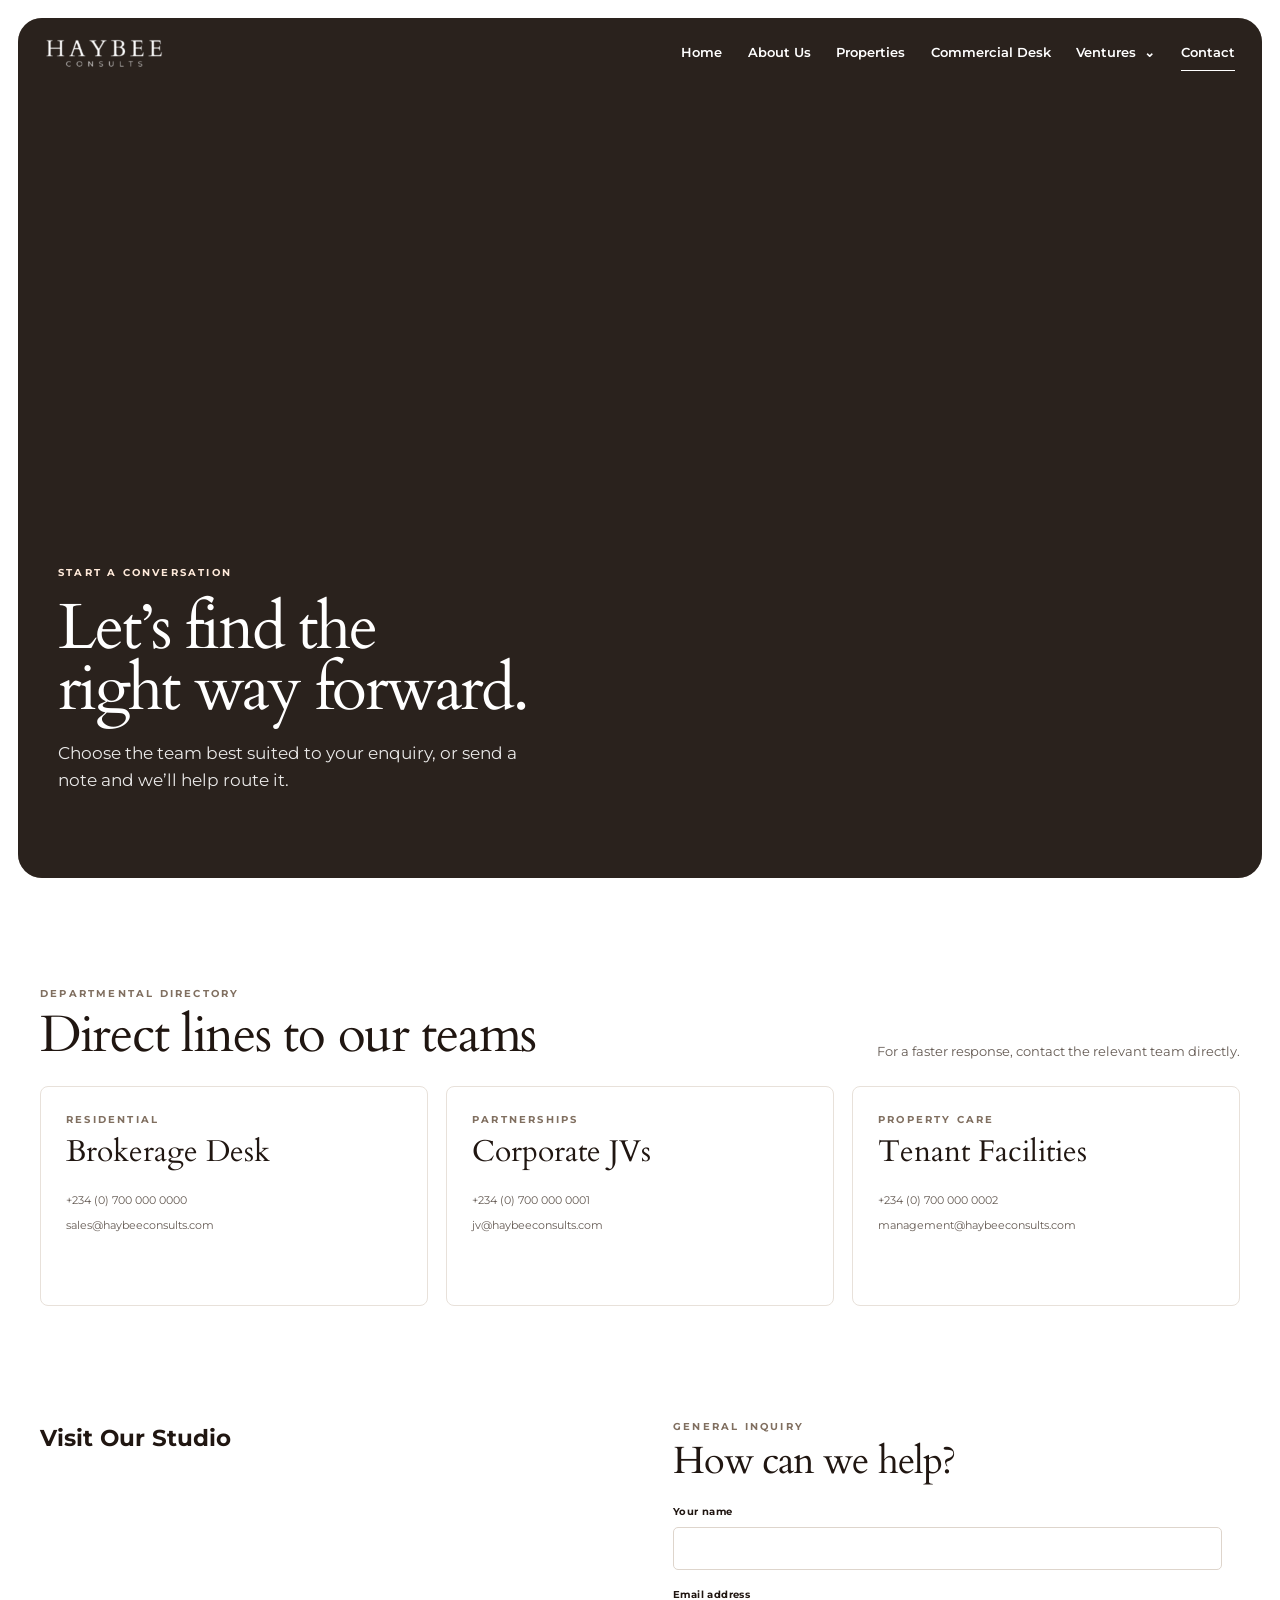
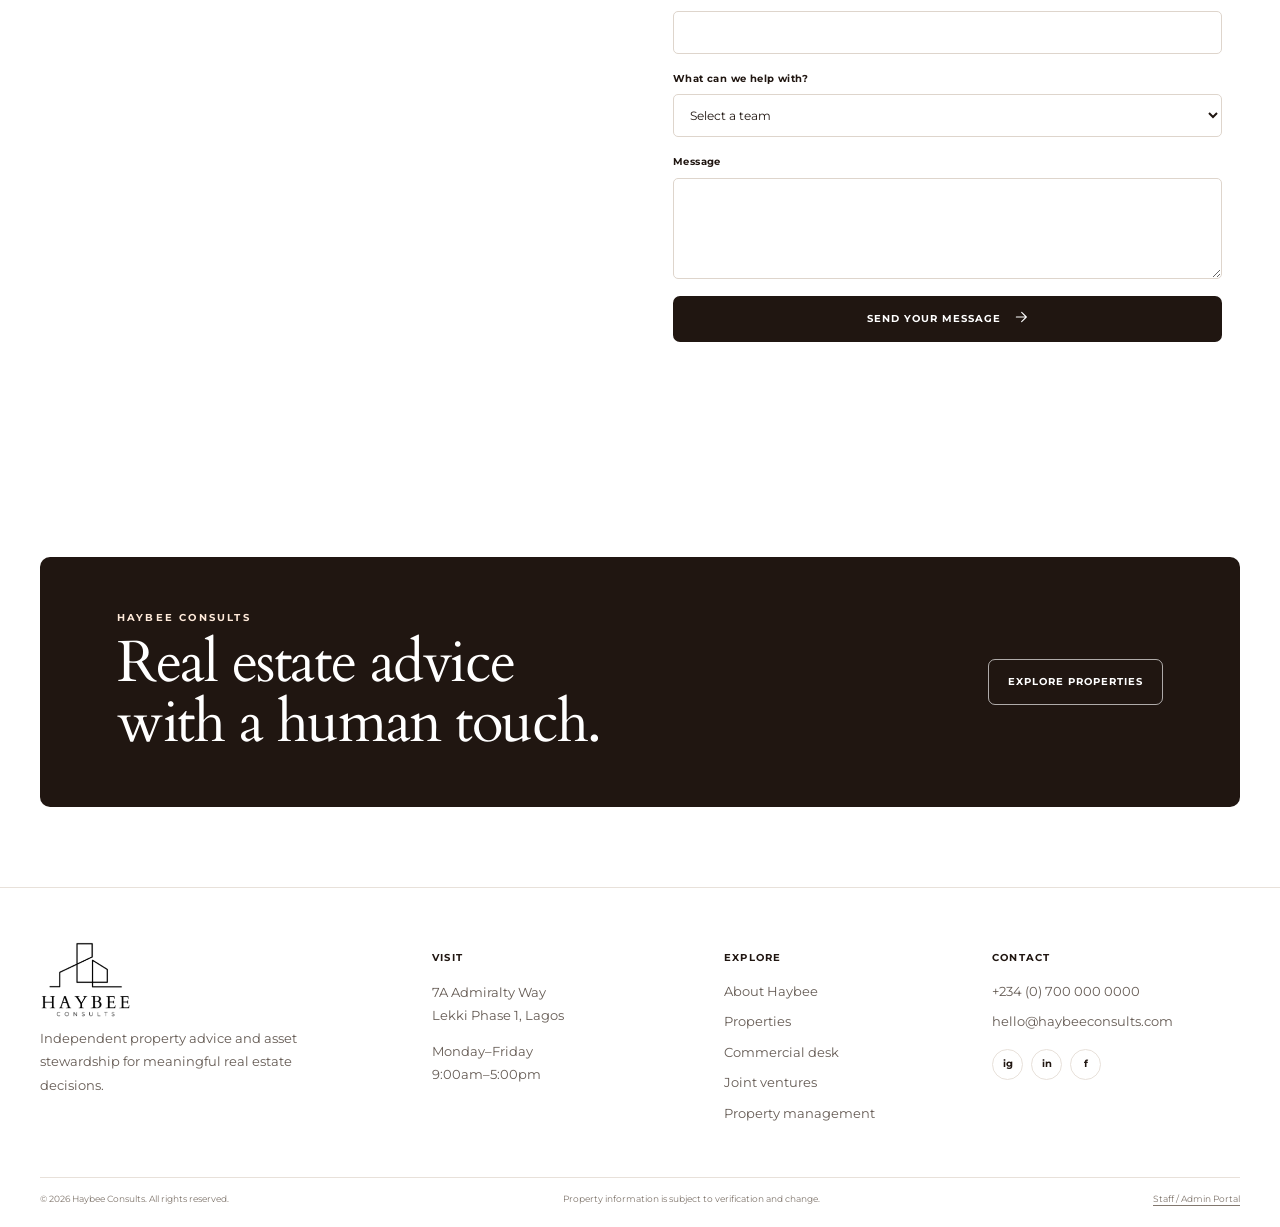
<file: contact.html>
<!doctype html>
<html lang="en">
  <head>
    <meta charset="utf-8" />
    <meta name="viewport" content="width=device-width, initial-scale=1" />
    <meta
      name="description"
      content="Contact the Haybee Consults brokerage, corporate ventures, and property management teams."
    />
    <title>Contact | Haybee Consults</title>
    <link rel="preconnect" href="https://fonts.googleapis.com" />
    <link rel="preconnect" href="https://fonts.gstatic.com" crossorigin />
    <link
      href="https://fonts.googleapis.com/css2?family=Cardo:wght@400;700&family=Montserrat:wght@400;500;600;700&display=swap"
      rel="stylesheet"
    />
    <link rel="stylesheet" href="styles.css" />
    <script defer src="app.js"></script>
  </head>
  <body>
    <header class="site-header">
      <a class="brand" href="index.html" aria-label="Haybee Consults home"
        ><img src="assets/logo3.png" alt="Haybee Consults" /></a
      ><button
        class="menu-toggle"
        type="button"
        aria-expanded="false"
        aria-label="Open navigation"
      >
        <span></span><span></span>
      </button>
      <nav class="site-nav" aria-label="Main navigation">
        <a class="nav-link" href="index.html">Home</a
        ><a class="nav-link" href="about.html">About Us</a
        ><a class="nav-link" href="properties.html">Properties</a
        ><a class="nav-link" href="commercial.html">Commercial Desk</a>
        <div class="nav-dropdown">
          <button class="dropdown-toggle" type="button" aria-expanded="false">
            Ventures <span aria-hidden="true">⌄</span>
          </button>
          <div class="dropdown-menu">
            <a href="joint-ventures.html">Joint Ventures</a
            ><a href="property-management.html">Property Management</a>
          </div>
        </div>
        <a class="nav-link active" href="contact.html">Contact</a>
      </nav>
    </header>
    <main>
      <section
        class="hero hero-image"
        style="
          --hero-image: url(&quot;https://images.unsplash.com/photo-1520607162513-77705c0f0d4a?auto=format&fit=crop&w=2000&q=85&quot;);
        "
      >
        <div class="hero-shade"></div>
        <div class="hero-content">
          <p class="eyebrow light">Start a conversation</p>
          <h1>Let’s find the<br />right way forward.</h1>
          <p class="hero-copy">
            Choose the team best suited to your enquiry, or send a note and
            we’ll help route it.
          </p>
          <a class="button button-light" href="#contact-form"
            >Get in touch <span aria-hidden="true">↓</span></a
          >
        </div>
      </section>
      <section class="section-wrap contact-directory reveal">
        <div class="section-heading">
          <div>
            <p class="eyebrow">Departmental directory</p>
            <h2>Direct lines to our teams</h2>
          </div>
          <p class="section-intro">
            For a faster response, contact the relevant team directly.
          </p>
        </div>
        <div class="directory-grid">
          <article>
            <p class="eyebrow">Residential</p>
            <h3>Brokerage Desk</h3>
            <a href="tel:+2347000000000">+234 (0) 700 000 0000</a
            ><a href="mailto:sales@haybeeconsults.com"
              >sales@haybeeconsults.com</a
            >
          </article>
          <article>
            <p class="eyebrow">Partnerships</p>
            <h3>Corporate JVs</h3>
            <a href="tel:+2347000000001">+234 (0) 700 000 0001</a
            ><a href="mailto:jv@haybeeconsults.com">jv@haybeeconsults.com</a>
          </article>
          <article>
            <p class="eyebrow">Property care</p>
            <h3>Tenant Facilities</h3>
            <a href="tel:+2347000000002">+234 (0) 700 000 0002</a
            ><a href="mailto:management@haybeeconsults.com"
              >management@haybeeconsults.com</a
            >
          </article>
        </div>
      </section>

      <section class="contact-lower section-wrap reveal" id="contact-form">
        <!-- <div class="map-card">
          <div class="map-art">
            <span class="map-pin" aria-hidden="true">●</span>
            <div class="map-label">
              <p class="eyebrow">Lekki Corporate Office</p>
              <h3>7A Admiralty Way</h3>
              <p>Lekki Phase 1, Lagos, Nigeria</p>
            </div>
          </div>
          <div class="map-caption">
            <strong>Visit Haybee Consults</strong
            ><span>Monday–Friday · 9:00am–5:00pm</span>
          </div>
        </div> -->

         <!-- MAP SECTION -->
<section>
  <div class="container">
    <div class="section-title" style="margin-bottom: var(--spacing-xl);">
      <h2>Visit Our Studio</h2>
    </div>
    <div class="contact-map-embed" id="map">
      <iframe
        src="https://www.google.com/maps/embed?pb=!1m18!1m12!1m3!1d3963.5583429665658!2d3.3869139!3d6.5772861!2m3!1f0!2f0!3f0!3m2!1i1024!2i768!4f13.1!3m3!1m2!1s0x103b9370dda5930d%3A0x933ac987858c3d9d!2sEden%20Avenue%20Interiors%20(%20Bespoke%20Living%20room%20and%20Bedroom%20Furniture)!5e0!3m2!1sen!2sng!4v1773763586007!5m2!1sen!2sng"
        width="100%"
        height="100%"
        style="border:0;"
        allowfullscreen=""
        loading="lazy"
        referrerpolicy="no-referrer-when-downgrade"
        title="Eden Avenue Interiors - Ogudu GRA, Lagos">
      </iframe>
    </div>
  </div>
</section>

        <div class="contact-panel">
          <p class="eyebrow">General inquiry</p>
          <h2>How can we help?</h2>
          <form class="contact-form" data-feedback-form>
            <label
              >Your name<input
                name="name"
                autocomplete="name"
                required /></label
            ><label
              >Email address<input
                name="email"
                type="email"
                autocomplete="email"
                required /></label
            ><label
              >What can we help with?<select name="department" required>
                <option value="">Select a team</option>
                <option>Residential brokerage</option>
                <option>Commercial desk</option>
                <option>Joint ventures</option>
                <option>Property management</option>
                <option>Other enquiry</option>
              </select></label
            ><label
              >Message<textarea
                name="message"
                rows="4"
                required
              ></textarea></label
            ><button class="button button-dark" type="submit">
              Send your message <span aria-hidden="true">↗</span>
            </button>
            <p class="form-message" aria-live="polite"></p>
          </form>
        </div>
      </section>
      <section class="cta-band section-wrap">
        <div>
          <p class="eyebrow light">Haybee Consults</p>
          <h2>Real estate advice<br />with a human touch.</h2>
        </div>
        <div class="cta-actions">
          <a class="button button-light" href="tel:+2347000000000"
            >Call our office <span aria-hidden="true">↗</span></a
          ><a class="button button-outline-light" href="properties.html"
            >Explore properties</a
          >
        </div>
      </section>
    </main>
    <footer class="site-footer">
      <div class="footer-grid section-wrap">
        <div class="footer-about">
          <a class="footer-brand" href="index.html"
            ><img src="assets/logo2.png" alt="Haybee Consults"
          /></a>
          <p>
            Independent property advice and asset stewardship for meaningful
            real estate decisions.
          </p>
        </div>
        <div>
          <h2 class="footer-heading">Visit</h2>
          <p>7A Admiralty Way<br />Lekki Phase 1, Lagos</p>
          <p>Monday–Friday<br />9:00am–5:00pm</p>
        </div>
        <div>
          <h2 class="footer-heading">Explore</h2>
          <a href="about.html">About Haybee</a
          ><a href="properties.html">Properties</a
          ><a href="commercial.html">Commercial desk</a
          ><a href="joint-ventures.html">Joint ventures</a
          ><a href="property-management.html">Property management</a>
        </div>
        <div>
          <h2 class="footer-heading">Contact</h2>
          <a href="tel:+2347000000000">+234 (0) 700 000 0000</a
          ><a href="mailto:hello@haybeeconsults.com"
            >hello@haybeeconsults.com</a
          >
          <div class="social-links">
            <a href="https://www.instagram.com/" aria-label="Instagram">ig</a
            ><a href="https://www.linkedin.com/" aria-label="LinkedIn">in</a
            ><a href="https://www.facebook.com/" aria-label="Facebook">f</a>
          </div>
        </div>
      </div>
      <div class="footer-bottom section-wrap">
        <p>© <span data-year></span> Haybee Consults. All rights reserved.</p>
        <p>Property information is subject to verification and change.</p>
        <a href="staff-portal.html">Staff / Admin Portal</a>
      </div>
    </footer>
  </body>
</html>
</file>
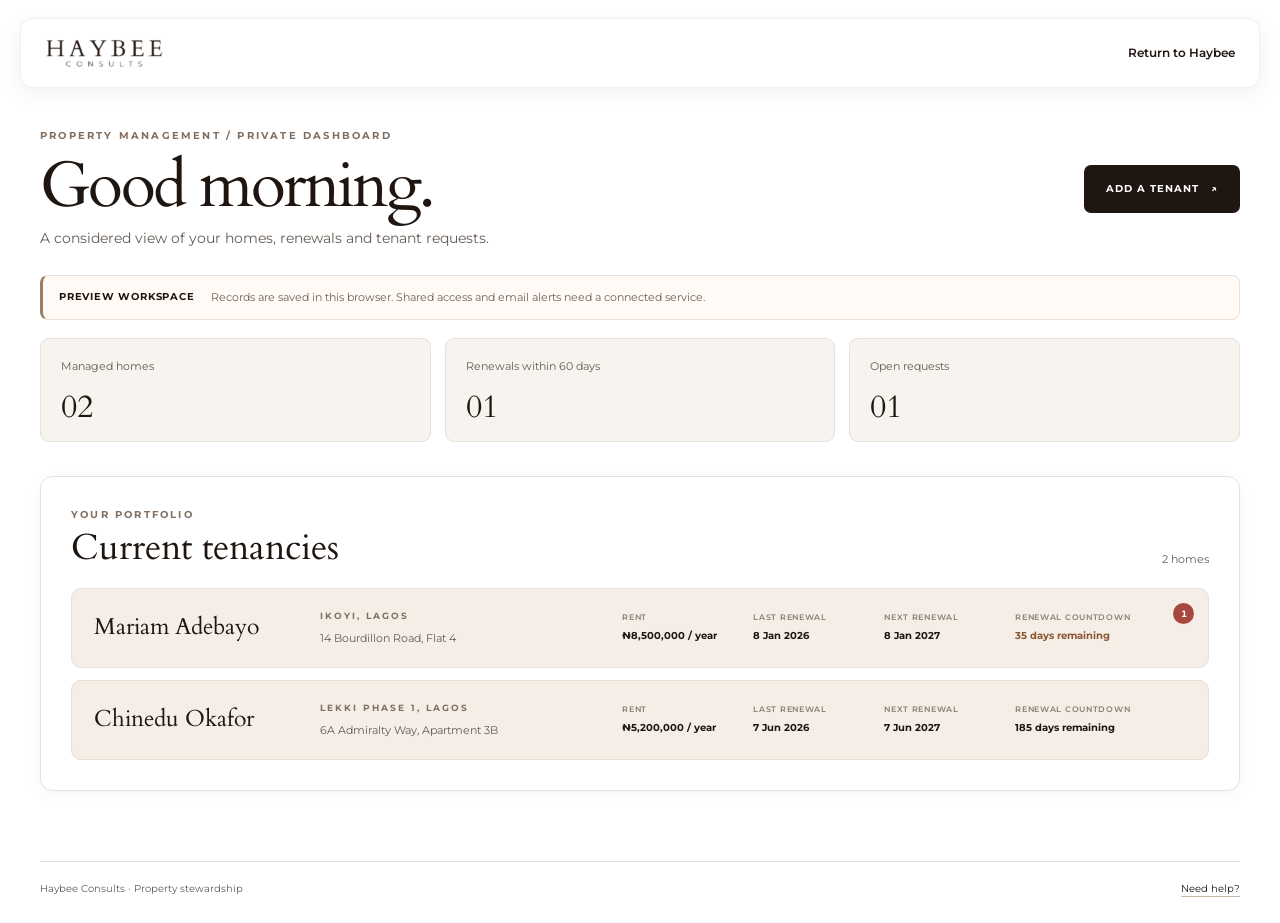
<file: landlord.html>
<!doctype html>
<html lang="en">
<head>
  <meta charset="utf-8">
  <meta name="viewport" content="width=device-width, initial-scale=1">
  <meta name="description" content="Private landlord property and tenancy dashboard by Haybee Consults.">
  <title>Landlord dashboard | Haybee Consults</title>
  <link rel="preconnect" href="https://fonts.googleapis.com">
  <link rel="preconnect" href="https://fonts.gstatic.com" crossorigin>
  <link href="https://fonts.googleapis.com/css2?family=Cardo:wght@400;700&family=Montserrat:wght@400;500;600;700&display=swap" rel="stylesheet">
  <link rel="stylesheet" href="styles.css">
  <script defer src="dashboard.js"></script>
</head>
<body class="portal-page management-portal" data-dashboard="landlord">
  <header class="site-header"><a class="brand" href="index.html" aria-label="Haybee Consults home"><img src="assets/logo3.png" alt="Haybee Consults"></a><a class="portal-return" href="index.html">Return to Haybee</a></header>
  <main class="dashboard-shell section-wrap">
    <section class="landlord-home" data-landlord-home>
      <div class="dashboard-heading"><div><p class="eyebrow">Property management / private dashboard</p><h1>Good morning.</h1><p class="dashboard-lead">A considered view of your homes, renewals and tenant requests.</p></div><button class="button button-dark" type="button" data-open-tenant-form>Add a tenant <span aria-hidden="true">↗</span></button></div>
      <div class="prototype-notice"><strong>Preview workspace</strong><span>Records are saved in this browser. Shared access and email alerts need a connected service.</span></div>
      <section class="dashboard-stats" aria-label="Portfolio overview"><article><span>Managed homes</span><strong data-stat="homes">—</strong></article><article><span>Renewals within 60 days</span><strong data-stat="renewals">—</strong></article><article><span>Open requests</span><strong data-stat="complaints">—</strong></article></section>
      <section class="portfolio-list-panel"><div class="dashboard-section-heading"><div><p class="eyebrow">Your portfolio</p><h2>Current tenancies</h2></div><span class="dashboard-count" data-tenancy-count></span></div><div class="managed-list" data-managed-list></div></section>
    </section>
    <section class="tenant-detail-panel" data-landlord-detail aria-live="polite" hidden></section>
    <section class="tenant-form-panel" data-tenant-form-panel hidden><div class="dashboard-section-heading"><div><p class="eyebrow">New tenancy</p><h2>Add tenant and property</h2></div><button type="button" class="quiet-button" data-close-tenant-form aria-label="Close form">×</button></div><form class="tenant-create-form" data-tenant-form>
      <label>Tenant name<input name="name" required autocomplete="name" placeholder="Full name"></label><label>Email address<input name="email" type="email" required autocomplete="email" placeholder="name@example.com"></label><label>Phone number<input name="phone" type="tel" autocomplete="tel" placeholder="+234 …"></label><label>Property address<input name="address" required placeholder="Street, building and unit"></label><label>Location<input name="location" required placeholder="Neighbourhood, city"></label><label>Monthly / annual rent<input name="rent" required placeholder="₦4,500,000 / year"></label><label>Tenancy start date<input name="startDate" type="date" required></label><label>Last renewal date<input name="lastRenewalDate" type="date"></label><label>Next renewal date<input name="renewalDate" type="date" required></label><label class="form-field-wide">Last payment date<input name="lastPaid" type="date"></label><div class="form-field-wide form-actions"><button class="button button-dark" type="submit">Create tenant record <span aria-hidden="true">↗</span></button><p data-form-message role="status"></p></div>
    </form></section>
  </main>
  <footer class="dashboard-footer"><span>Haybee Consults · Property stewardship</span><a href="contact.html">Need help?</a></footer>
</body>
</html>
</file>
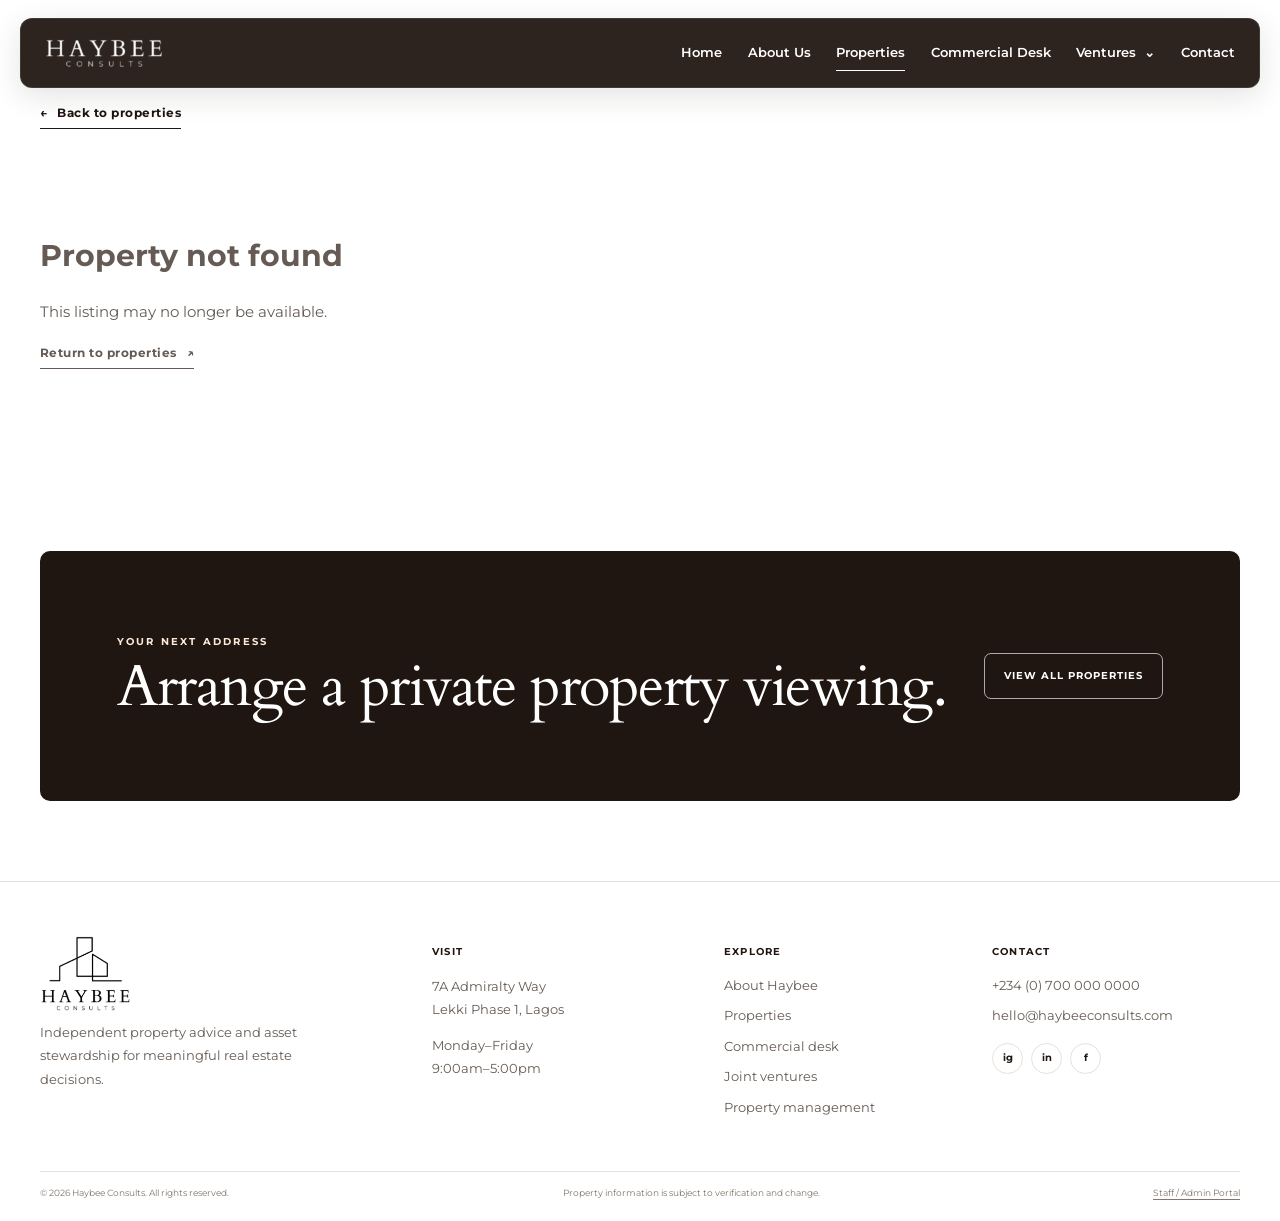
<file: property.html>
<!doctype html>
<html lang="en">
  <head>
    <meta charset="utf-8" />
    <meta name="viewport" content="width=device-width, initial-scale=1" />
    <meta
      name="description"
      content="Explore property details and arrange a private viewing with Haybee Consults."
    />
    <title>Property details | Haybee Consults</title>
    <link rel="preconnect" href="https://fonts.googleapis.com" />
    <link rel="preconnect" href="https://fonts.gstatic.com" crossorigin />
    <link
      href="https://fonts.googleapis.com/css2?family=Cardo:wght@400;700&family=Montserrat:wght@400;500;600;700&display=swap"
      rel="stylesheet"
    />
    <link rel="stylesheet" href="styles.css" />
    <script defer src="app.js"></script>
  </head>

  <body class="property-page">
    <header class="site-header">
      <a class="brand" href="index.html" aria-label="Haybee Consults home"
        ><img src="assets/logo3.png" alt="Haybee Consults" /></a
      ><button
        class="menu-toggle"
        type="button"
        aria-expanded="false"
        aria-label="Open navigation"
      >
        <span></span><span></span>
      </button>
      <nav class="site-nav" aria-label="Main navigation">
        <a class="nav-link" href="index.html">Home</a
        ><a class="nav-link" href="about.html">About Us</a
        ><a class="nav-link active" href="properties.html">Properties</a
        ><a class="nav-link" href="commercial.html">Commercial Desk</a>
        <div class="nav-dropdown">
          <button class="dropdown-toggle" type="button" aria-expanded="false">
            Ventures <span aria-hidden="true">⌄</span>
          </button>
          <div class="dropdown-menu">
            <a href="joint-ventures.html">Joint Ventures</a
            ><a href="property-management.html">Property Management</a>
          </div>
        </div>
        <a class="nav-link" href="contact.html">Contact</a>
      </nav>
    </header>
    <main class="property-detail-page">
      <div class="section-wrap detail-back">
        <a class="text-link" href="properties.html"
          ><span aria-hidden="true">←</span> Back to properties</a
        >
      </div>
      <div class="section-wrap" data-property-detail>
        <div class="detail-loading" role="status">
          Loading property details…
        </div>
      </div>
      <section class="cta-band section-wrap">
        <div>
          <p class="eyebrow light">Your next address</p>
          <h2>Arrange a private property viewing.</h2>
        </div>
        <div class="cta-actions">
          <a class="button button-light" href="contact.html"
            >Contact our team <span aria-hidden="true">↗</span></a
          ><a class="button button-outline-light" href="properties.html"
            >View all properties</a
          >
        </div>
      </section>
    </main>
    <footer class="site-footer">
      <div class="footer-grid section-wrap">
        <div class="footer-about">
          <a class="footer-brand" href="index.html"
            ><img src="assets/logo2.png" alt="Haybee Consults"
          /></a>
          <p>
            Independent property advice and asset stewardship for meaningful
            real estate decisions.
          </p>
        </div>
        <div>
          <h2 class="footer-heading">Visit</h2>
          <p>7A Admiralty Way<br />Lekki Phase 1, Lagos</p>
          <p>Monday–Friday<br />9:00am–5:00pm</p>
        </div>
        <div>
          <h2 class="footer-heading">Explore</h2>
          <a href="about.html">About Haybee</a
          ><a href="properties.html">Properties</a
          ><a href="commercial.html">Commercial desk</a
          ><a href="joint-ventures.html">Joint ventures</a
          ><a href="property-management.html">Property management</a>
        </div>
        <div>
          <h2 class="footer-heading">Contact</h2>
          <a href="tel:+2347000000000">+234 (0) 700 000 0000</a
          ><a href="mailto:hello@haybeeconsults.com"
            >hello@haybeeconsults.com</a
          >
          <div class="social-links">
            <a href="https://www.instagram.com/" aria-label="Instagram">ig</a
            ><a href="https://www.linkedin.com/" aria-label="LinkedIn">in</a
            ><a href="https://www.facebook.com/" aria-label="Facebook">f</a>
          </div>
        </div>
      </div>
      <div class="footer-bottom section-wrap">
        <p>© <span data-year></span> Haybee Consults. All rights reserved.</p>
        <p>Property information is subject to verification and change.</p>
        <a href="staff-portal.html">Staff / Admin Portal</a>
      </div>
    </footer>
  </body>
</html>
</file>
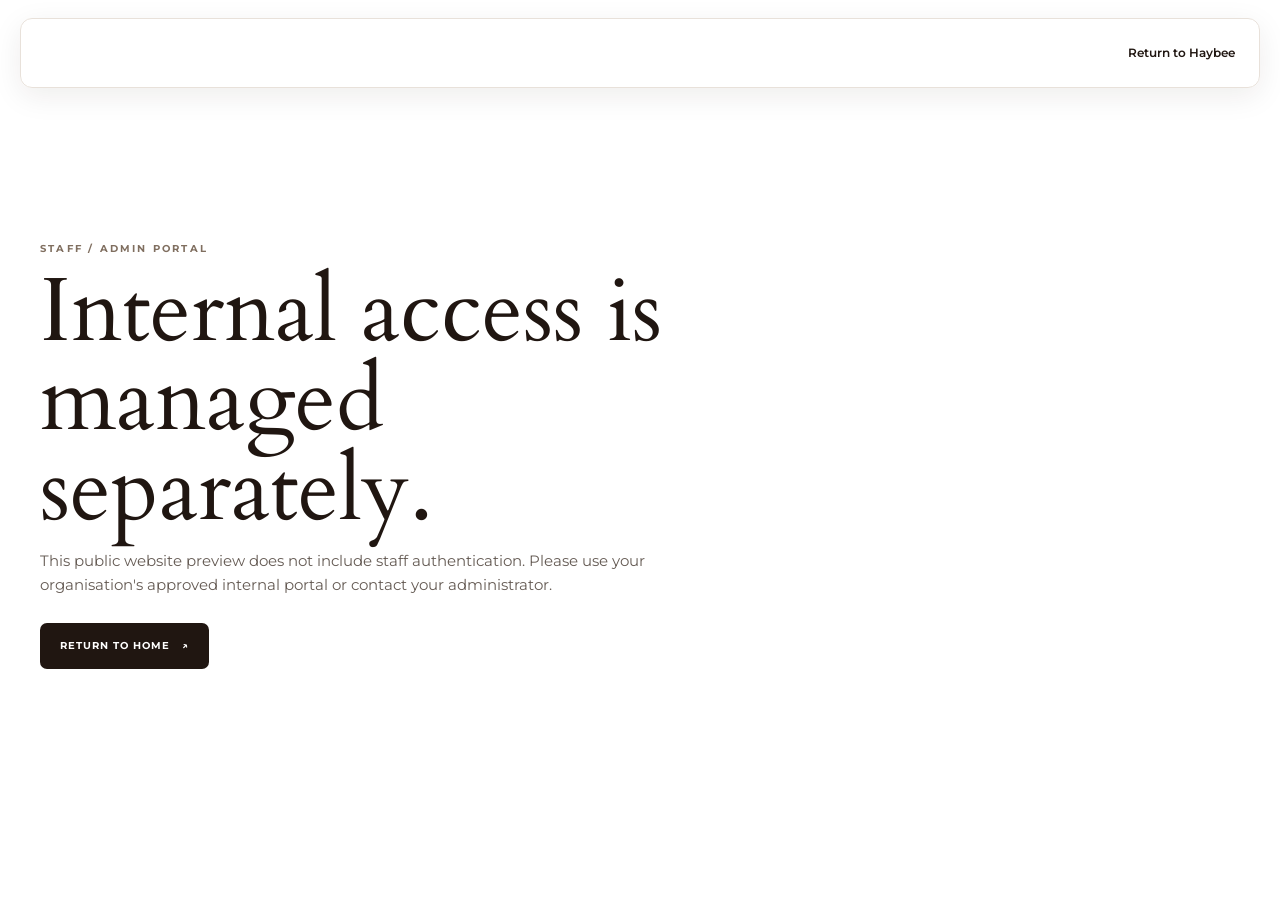
<file: staff-portal.html>
<!doctype html>
<html lang="en">
<head>
  <meta charset="utf-8"><meta name="viewport" content="width=device-width, initial-scale=1">
  <meta name="description" content="Haybee Consults staff portal information.">
  <title>Staff Portal | Haybee Consults</title>
  <link rel="preconnect" href="https://fonts.googleapis.com"><link rel="preconnect" href="https://fonts.gstatic.com" crossorigin>
  <link href="https://fonts.googleapis.com/css2?family=Cardo:wght@400;700&family=Montserrat:wght@400;500;600;700&display=swap" rel="stylesheet">
  <link rel="stylesheet" href="styles.css">
</head>
<body class="portal-page">
  <header class="site-header"><a class="brand" href="index.html" aria-label="Haybee Consults home"><img src="assets/logo3.png" alt="Haybee Consults"></a><a class="portal-return" href="index.html">Return to Haybee</a></header>
  <main class="portal-content section-wrap"><p class="eyebrow">Staff / Admin Portal</p><h1>Internal access is managed separately.</h1><p>This public website preview does not include staff authentication. Please use your organisation's approved internal portal or contact your administrator.</p><a class="button button-dark" href="index.html">Return to home <span aria-hidden="true">↗</span></a></main>
</body>
</html>
</file>
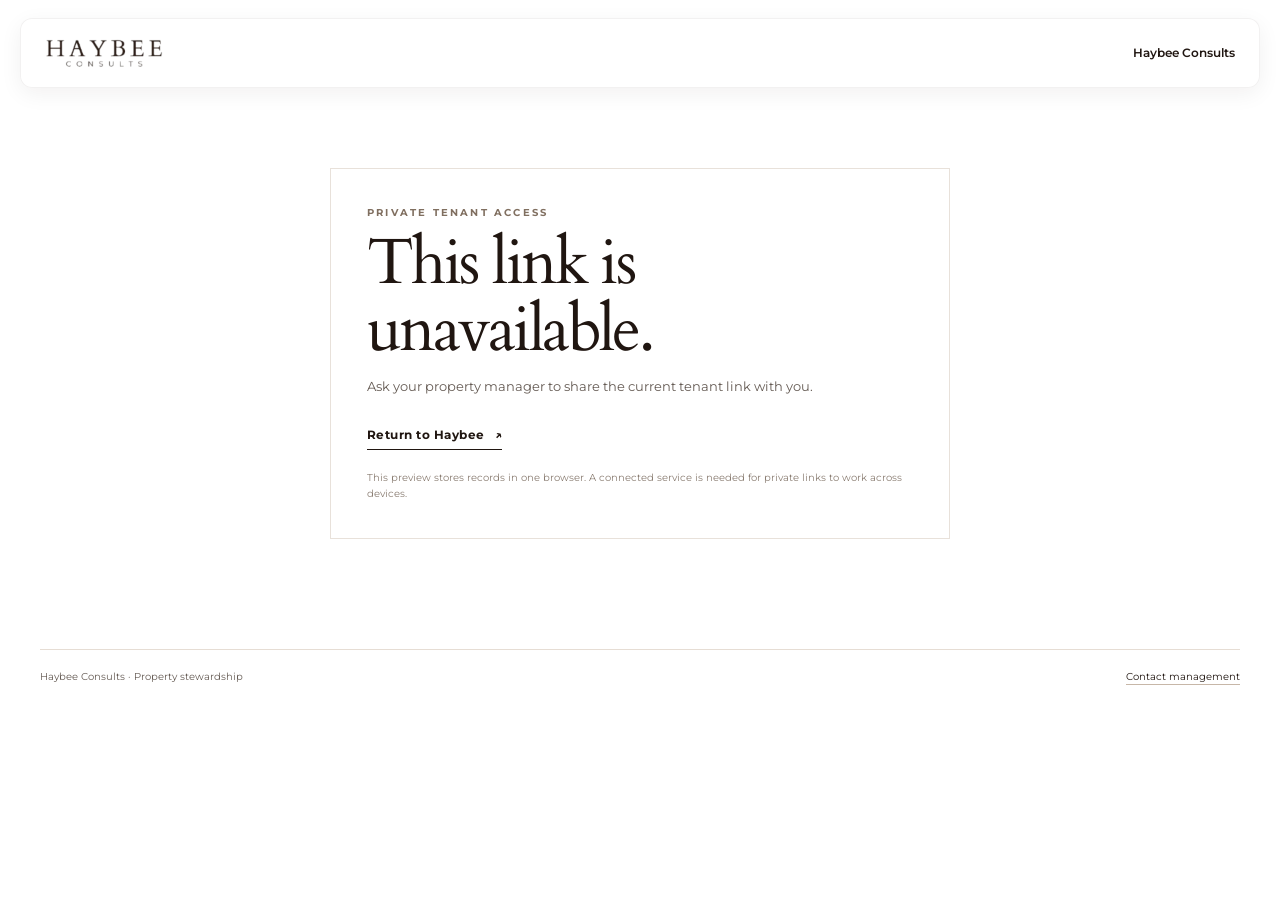
<file: tenant.html>
<!doctype html>
<html lang="en">
<head>
  <meta charset="utf-8">
  <meta name="viewport" content="width=device-width, initial-scale=1">
  <meta name="description" content="Private tenant dashboard for rent information and service requests.">
  <title>Tenant dashboard | Haybee Consults</title>
  <link rel="preconnect" href="https://fonts.googleapis.com">
  <link rel="preconnect" href="https://fonts.gstatic.com" crossorigin>
  <link href="https://fonts.googleapis.com/css2?family=Cardo:wght@400;700&family=Montserrat:wght@400;500;600;700&display=swap" rel="stylesheet">
  <link rel="stylesheet" href="styles.css">
  <script defer src="dashboard.js"></script>
</head>
<body class="portal-page management-portal tenant-portal" data-dashboard="tenant">
  <header class="site-header"><a class="brand" href="index.html" aria-label="Haybee Consults home"><img src="assets/logo3.png" alt="Haybee Consults"></a><a class="portal-return" href="index.html">Haybee Consults</a></header>
  <main class="dashboard-shell tenant-shell" data-tenant-view>
    <div class="dashboard-loading" role="status">Opening your private tenancy…</div>
  </main>
  <footer class="dashboard-footer"><span>Haybee Consults · Property stewardship</span><a href="mailto:hello@haybeeconsults.com">Contact management</a></footer>
</body>
</html>
</file>
<file: styles.css>
:root {
  --walnut: #201611;
  --charcoal: #212121;
  --cream: #ffeada;
  --paper: #fff;
  --sand: #f7f3ee;
  --sand-deep: #eee5db;
  --ink-soft: #655b54;
  --line: #e8e1da;
  --serif: "Cardo", Georgia, serif;
  --sans:
    "Montserrat", -apple-system, BlinkMacSystemFont, "Segoe UI", sans-serif;
  --content-width: 1200px;
}

* {
  box-sizing: border-box;
}
[hidden] {
  display: none !important;
}
html {
  scroll-behavior: smooth;
  scroll-padding-top: 100px;
}
body {
  margin: 0;
  color: var(--walnut);
  background: var(--paper);
  font-family: var(--sans);
  font-size: 15px;
  line-height: 1.65;
  -webkit-font-smoothing: antialiased;
}
body,
input,
select,
textarea,
button {
  font-family: var(--sans);
}
img,
video {
  display: block;
  max-width: 100%;
}
a {
  color: inherit;
  text-decoration: none;
}
button,
input,
select,
textarea {
  font: inherit;
}
button,
a {
  -webkit-tap-highlight-color: transparent;
}
::selection {
  color: var(--walnut);
  background: var(--cream);
}

.section-wrap {
  width: min(100% - 48px, var(--content-width));
  margin-inline: auto;
}
.section-heading {
  display: flex;
  align-items: end;
  justify-content: space-between;
  gap: 32px;
  margin-bottom: 24px;
}
.section-heading h2,
.intro h2,
.service-copy h2,
.form-layout h2,
.about-intro h2,
.governance-copy h2,
.contact-panel h2,
.deal-copy h2,
.cta-band h2 {
  margin: 8px 0 0;
  font: 400 clamp(2rem, 3vw, 2.5rem)/1.04 var(--serif);
  letter-spacing: -0.025em;
}
.section-heading h2 {
  font-size: clamp(2.2rem, 4vw, 3.4rem);
}
.eyebrow {
  margin: 0;
  color: #806f60;
  font-size: 10px;
  font-weight: 700;
  letter-spacing: 0.22em;
  line-height: 1.5;
  text-transform: uppercase;
}
.eyebrow.light {
  color: var(--cream);
}
.section-intro {
  max-width: 390px;
  margin: 0;
  color: var(--ink-soft);
  font-size: 13px;
}
.text-link {
  display: inline-flex;
  width: fit-content;
  align-items: center;
  gap: 10px;
  border-bottom: 1px solid currentColor;
  padding: 0 0 5px;
  font-size: 12px;
  font-weight: 700;
  letter-spacing: 0.04em;
  transition:
    color 0.2s ease,
    gap 0.2s ease;
}
.text-link:hover {
  gap: 15px;
  color: #866c56;
}

/* Floating navigation */
.site-header {
  position: fixed;
  z-index: 20;
  top: 18px;
  left: 50%;
  display: flex;
  width: min(calc(100% - 40px), 1260px);
  min-height: 70px;
  align-items: center;
  justify-content: space-between;
  gap: 24px;
  padding: 10px 24px;
  border: 1px solid transparent;
  border-radius: 12px;
  color: #fff;
  transform: translateX(-50%);
  transition:
    color 0.4s cubic-bezier(0.16, 1, 0.3, 1),
    background-color 0.4s cubic-bezier(0.16, 1, 0.3, 1),
    border-color 0.4s cubic-bezier(0.16, 1, 0.3, 1),
    box-shadow 0.4s cubic-bezier(0.16, 1, 0.3, 1),
    backdrop-filter 0.4s cubic-bezier(0.16, 1, 0.3, 1);
}
.site-header.scrolled {
  background: rgba(212, 211, 211, 0.357);
  backdrop-filter: blur(8px);
  -webkit-backdrop-filter: blur(8px);
  border: 1px solid rgba(255, 255, 255, 0.1);
  box-shadow: 0 8px 30px rgba(32, 22, 17, 0.12);
  color: #fff;
  border-radius: 12px;
}
.brand {
  display: inline-flex;
  flex: 0 0 auto;
  align-items: center;
}
.brand img {
  width: 100%;
  height: 48px;
  object-fit: contain;
}
.site-header:not(.scrolled) .brand img {
  filter: brightness(0) invert(1);
}
.site-nav {
  display: flex;
  align-items: center;
  gap: clamp(12px, 2vw, 28px);
}
.nav-link,
.dropdown-toggle {
  position: relative;
  border: 0;
  padding: 8px 0;
  color: inherit;
  background: transparent;
  font-size: 13px;
  font-weight: 600;
  white-space: nowrap;
  transition: opacity 0.2s ease;
}
.nav-link::after,
.dropdown-toggle::after {
  position: absolute;
  right: 0;
  bottom: 1px;
  left: 0;
  height: 1px;
  background: currentColor;
  content: "";
  transform: scaleX(0);
  transform-origin: left;
  transition: transform 0.2s ease;
}
.nav-link:hover::after,
.nav-link.active::after,
.dropdown-toggle:hover::after {
  transform: scaleX(1);
}
.nav-dropdown {
  position: relative;
}
.dropdown-toggle {
  cursor: pointer;
}
.dropdown-toggle span {
  display: inline-block;
  margin-left: 4px;
  transition: transform 0.2s ease;
}
.nav-dropdown.open .dropdown-toggle span {
  transform: rotate(180deg);
}
.dropdown-menu {
  position: absolute;
  top: calc(100% + 15px);
  left: -18px;
  display: grid;
  min-width: 200px;
  gap: 2px;
  padding: 8px;
  border: 1px solid var(--line);
  border-radius: 10px;
  background: rgba(255, 255, 255, 0.98);
  box-shadow: 0 16px 36px rgba(32, 22, 17, 0.12);
  opacity: 0;
  pointer-events: none;
  transform: translateY(7px);
  transition:
    opacity 0.18s ease,
    transform 0.18s ease;
}
.nav-dropdown.open .dropdown-menu,
.nav-dropdown:hover .dropdown-menu,
.nav-dropdown:focus-within .dropdown-menu {
  opacity: 1;
  pointer-events: auto;
  transform: translateY(0);
}
.dropdown-menu a {
  padding: 10px 12px;
  border-radius: 6px;
  color: var(--walnut);
  font-size: 11px;
  transition: background 0.2s ease;
}
.dropdown-menu a:hover,
.dropdown-menu a.active {
  background: var(--sand);
}
.menu-toggle {
  display: none;
}
.portal-return {
  font-size: 12px;
  font-weight: 600;
}
.portal-page .site-header {
  border-color: var(--line);
  color: var(--walnut);
  background: rgba(255, 255, 255, 0.9);
  box-shadow: 0 8px 30px rgba(32, 22, 17, 0.08);
}
.portal-page .brand img {
  filter: none;
}
.property-page .site-header {
  border-color: rgba(255, 255, 255, 0.1);
  color: #fff;
  background: rgba(32, 22, 17, 0.94);
  backdrop-filter: blur(8px);
  -webkit-backdrop-filter: blur(8px);
  box-shadow: 0 8px 30px rgba(32, 22, 17, 0.12);
}
.property-page .brand img {
  filter: brightness(0) invert(1);
}

/* Full-viewport page headers */
.hero {
  position: relative;
  display: flex;
  /* Subtract the top/bottom margins so it fits the screen perfectly */
  min-height: calc(100vh - 40px);
  min-height: calc(100svh - 40px);
  margin: 18px; /* Pulls it away from the edges */
  border-radius: 24px; /* The heavy curve from the reference */
  overflow: hidden; /* Clips the video and overlay to the curved corners */
  color: #fff;
  background-color: #51463c;
}
.hero-image {
  background-image: var(--hero-image);
}
.hero-home {
  background: #4a423b;
}
.hero-video,
.hero-image::before {
  position: absolute;
  inset: 0;
  width: 100%;
  height: 100%;
  object-fit: cover;
}

.hero-shade {
  position: absolute;
  inset: 0;
  background: rgba(22, 16, 13, 0.43);
}

.hero-image::before {
  background-image: var(--hero-image);
  background-position: center;
  background-size: cover;
  content: "";
}
.hero-shade {
  position: absolute;
  inset: 0;
  background: rgba(22, 16, 13, 0.651);
}
.hero-content {
  position: relative;
  z-index: 1;
  width: min(100% - 48px, var(--content-width));
  margin: 20px 40px 32px;
  padding: 20px 0 20px;
  animation: rise-in 0.8s both;
  position: relative;
  display: flex;
  flex-direction: column;
  justify-content: flex-end; /* pushes content down to bottom */
  align-items: flex-start;
}
.hero-content h1 {
  max-width: 850px;
  margin: 18px 0 20px;
  font: 400 clamp(3rem, 5vw, 4rem)/0.95 var(--serif);
  letter-spacing: -0.035em;
}
.hero-copy {
  max-width: 500px; /* Slightly tighter so it reads elegantly */
  margin: 0 0 32px;
  color: rgba(255, 255, 255, 0.9);
  font-size: clamp(14px, 1.5vw, 17px);
  line-height: 1.6;
}
.scroll-cue {
  position: absolute;
  right: 40px;
  bottom: 60px;
  display: flex;
  align-items: center;
  gap: 14px;
  color: white;
  font-size: 10px;
  font-weight: 600;
  letter-spacing: 0.16em;
  text-transform: uppercase;
  z-index: 2;
}
.scroll-cue span {
  font-size: 18px;
}
.button {
  display: inline-flex;
  min-height: 46px;
  align-items: center;
  justify-content: center;
  gap: 12px;
  border: 1px solid transparent;
  border-radius: 7px;
  padding: 12px 19px;
  cursor: pointer;
  font-size: 10px;
  font-weight: 700;
  letter-spacing: 0.1em;
  line-height: 1.35;
  text-align: center;
  text-transform: uppercase;
  transition:
    color 0.6s cubic-bezier(0.16, 1, 0.3, 1),
    background-color 0.6s cubic-bezier(0.16, 1, 0.3, 1),
    border-color 0.6s cubic-bezier(0.16, 1, 0.3, 1),
    transform 0.6s cubic-bezier(0.16, 1, 0.3, 1);
}
.button > svg,
.button > span[aria-hidden="true"] {
  transition: transform 0.6s cubic-bezier(0.16, 1, 0.3, 1);
}
.button:hover {
  transform: scale(1.02);
}
.button:hover > svg,
.button:hover > span[aria-hidden="true"] {
  transform: translateX(4px);
}
.button-light {
  color: var(--walnut);
  background: var(--cream);
  display: none;
}
.button-light:hover {
  background: #fff;
}
.button-dark {
  color: #fff;
  background: var(--walnut);
}
.button-dark:hover {
  background: #49372c;
}
.button-outline-light {
  border-color: rgba(255, 255, 255, 0.64);
  color: #fff;
  background: transparent;
}
.button-outline-light:hover {
  border-color: #fff;
  background: rgba(255, 255, 255, 0.1);
}
.button-outline-dark {
  border-color: var(--walnut);
  color: var(--walnut);
  background: transparent;
}
.button-outline-dark:hover {
  color: #fff;
  background: var(--walnut);
}

/* ========================================= */
/* THE CUTOUT EFFECT                         */
/* ========================================= */

.search-cutout {
  position: absolute;
  bottom: 0;
  right: 0;
  background: #ffffff; /* Must match your site's body background */
  padding: 12px 0 0 12px; /* Creates the white gap */
  border-top-left-radius: 24px; /* Matches your hero border-radius */
  z-index: 5;
}

/* Top-left inverted curve */
/* Top-left inverted curve */
.search-cutout::before {
  content: "";
  position: absolute;
  bottom: 100%;
  right: 0;
  width: 24px;
  height: 24px;
  /* Draws a transparent circle from the top-left, filling the rest with white */
  background: radial-gradient(
    circle at top left,
    transparent 24px,
    #ffffff 24.5px
  );
}

/* Bottom-left inverted curve */
.search-cutout::after {
  content: "";
  position: absolute;
  bottom: 0;
  right: 100%;
  width: 24px;
  height: 24px;
  background: radial-gradient(
    circle at top left,
    transparent 24px,
    #ffffff 24.5px
  );
}

/* ========================================= */
/* THE DARK SEARCH BAR (Inside the Cutout)   */
/* ========================================= */

.hero-search-bar {
  display: flex;
  align-items: center;
  gap: 24px;
  background: var(--walnut, #201611); /* Solid dark color instead of glass */
  padding: 12px 12px 12px 32px;
  border-radius: 16px; /* Pill shape for the dark bar */
}

.search-field {
  display: flex;
  flex-direction: column;
  gap: 4px;
  border-right: 1px solid rgba(255, 255, 255, 0.1);
  padding-right: 24px;
}
.search-field:nth-last-of-type(1) {
  border-right: none;
}

.search-field label {
  font-family: "Urbanist", sans-serif;
  font-size: 0.7rem;
  text-transform: uppercase;
  letter-spacing: 0.1em;
  color: rgba(255, 255, 255, 0.5);
}

.search-input {
  background: transparent;
  border: none;
  font-family: "Urbanist", sans-serif;
  font-size: 1rem;
  color: #ffffff;
  outline: none;
  padding: 0;
  cursor: pointer;
  appearance: none;
}

.search-input option {
  background: var(--walnut, #201611);
}

.search-action-btn {
  background: #ffead5;
  color: #201611;
  width: 48px;
  height: 48px;
  border-radius: 12px;
  border: none;
  display: flex;
  justify-content: center;
  align-items: center;
  cursor: pointer;
  transition: transform 0.2s ease;
}

.search-action-btn:hover {
  transform: scale(1.05);
}

/* Desktop default states for mobile elements */
.mobile-search-trigger,
.modal-backdrop,
.mobile-close-btn {
  display: none;
}

@media (max-width: 1024px) {
  /* Return hero padding to normal since the form is now hidden */
  .hero-content {
    padding: 0 24px 100px 24px;
  }

  .button-light {
    color: var(--walnut);
    background: var(--cream);
    display: flex;
  }

  /* 1. The Glass Trigger Button at Bottom Left */
  .mobile-search-trigger {
    /* display: flex;
    align-items: center;
    gap: 10px;
    position: absolute;
    bottom: 24px;
    left: 24px;
    z-index: 10;
    padding: 14px 24px;
    border-radius: 100px;
    background: rgba(255, 255, 255, 0.15);
    backdrop-filter: blur(16px);
    -webkit-backdrop-filter: blur(16px);
    border: 1px solid rgba(255, 255, 255, 0.2);
    color: #fff;
    font-family: 'Urbanist', sans-serif;
    font-size: 1rem;
    cursor: pointer; */
    z-index: 10;
    background: #ffead5;
    color: #201611;
    width: 48px;
    height: 48px;
    border-radius: 12px;
    border: none;
    display: flex;
    justify-content: center;
    align-items: center;
    cursor: pointer;
    transition: transform 0.2s ease;
    position: absolute;
    bottom: 24px;
    right: 24px;
  }

  /* 2. Convert Cutout into the Full-Screen Modal Overlay */
  .search-cutout {
    position: fixed;
    inset: 0;
    width: 100vw;
    height: 100vh;
    background: transparent;
    padding: 24px;
    display: flex;
    align-items: flex-end; /* Drops the form to the bottom of the screen */
    justify-content: center;
    z-index: 100;
    border-radius: 0;

    /* Hidden state */
    opacity: 0;
    pointer-events: none;
    visibility: hidden;
    transition:
      opacity 0.3s ease,
      visibility 0.3s ease;
  }

  /* Active state triggered by JS */
  .search-cutout.active {
    opacity: 1;
    pointer-events: auto;
    visibility: visible;
  }

  /* Hide the white webbed corners */
  .search-cutout::before,
  .search-cutout::after {
    display: none;
  }

  /* 3. The Dark Blur Backdrop */
  .modal-backdrop {
    display: block;
    position: absolute;
    inset: 0;
    background: rgba(10, 10, 10, 0.7);
    backdrop-filter: blur(12px);
    -webkit-backdrop-filter: blur(12px);
    z-index: -1;
  }

  /* 4. The Stacked Form Card (Slides up from bottom) */
  .hero-search-bar {
    width: 100%;
    flex-direction: column;
    align-items: stretch;
    gap: 16px;
    padding: 48px 24px 32px 24px;
    border-radius: 24px;
    background: var(--walnut, #201611);
    position: relative;

    /* Slide Animation Setup */
    transform: translateY(100%);
    transition: transform 0.4s cubic-bezier(0.16, 1, 0.3, 1);
  }

  .search-cutout.active .hero-search-bar {
    transform: translateY(0);
  }

  /* 5. Mobile Close Button */
  .mobile-close-btn {
    display: flex;
    position: absolute;
    top: 16px;
    right: 16px;
    background: rgba(255, 255, 255, 0.05);
    border: 1px solid rgba(255, 255, 255, 0.1);
    color: #fff;
    width: 40px;
    height: 40px;
    border-radius: 50%;
    align-items: center;
    justify-content: center;
    cursor: pointer;
  }

  /* Mobile Input Stacking */
  .search-field {
    border-right: none;
    padding-right: 0;
    padding-bottom: 16px;
    border-bottom: 1px solid rgba(255, 255, 255, 0.1);
  }

  .search-field:nth-last-of-type(1) {
    border-bottom: none;
    padding-bottom: 0;
  }

  .search-action-btn {
    width: 100%;
    height: 56px;
    border-radius: 12px;
    margin-top: 8px;
  }
}

.firm-bio-section {
  padding: 120px 24px;
  background-color: #ffffff;
  color: var(--walnut, #201611);
}

.bio-container {
  max-width: 1200px;
  margin: 0 auto;
  display: grid;
  grid-template-columns: 5fr 1fr 6fr; /* Desktop: Asymmetrical gap */
  align-items: center;
}

/* Tablet: Kill the empty gap so text isn't squished */
@media (max-width: 1024px) {
  .bio-container {
    grid-template-columns: 1fr 1fr;
    gap: 40px;
  }
  .bio-text {
    grid-column: 1 / 2;
  }
  .bio-visual {
    grid-column: 2 / 3;
  }
}

/* Mobile: Stack into one column, but constrain width */
@media (max-width: 650px) {
  .bio-container {
    grid-template-columns: 1fr;
    gap: 60px;
  }
  .bio-text,
  .bio-visual {
    grid-column: 1 / -1;
  }
  .floating-stat {
    left: 24px;
    right: 24px;
  } /* Keeps the stat card inside bounds */
}

/* Typography & Left Column */
.bio-text {
  grid-column: 1 / 2;
}

.bio-text .eyebrow {
  display: block;
  font-family: "Urbanist", sans-serif;
  font-size: 0.75rem;
  text-transform: uppercase;
  letter-spacing: 0.2em;
  margin-bottom: 24px;
  color: rgba(32, 22, 17, 0.6);
}

.bio-text h2 {
  font-family: var(--serif);
  font-size: clamp(2rem, 4vw, 2.5rem);
  line-height: 1.1;
  margin: 0 0 24px 0;
  color: var(--walnut);
}

.bio-text p {
  font-family: var(--sans);
  font-size: 1rem;
  line-height: 1.7;
  color: rgba(32, 22, 17, 0.8);
  margin: 0 0 40px 0;
}

.editorial-link {
  display: inline-flex;
  align-items: center;
  gap: 12px;
  font-family: var(--sans);
  font-weight: 600;
  font-size: 0.9rem;
  text-transform: uppercase;
  letter-spacing: 0.1em;
  color: var(--walnut, #201611);
  text-decoration: none;
  border-bottom: 1px solid rgba(32, 22, 17, 0.2);
  padding-bottom: 4px;
  transition:
    gap 0.3s ease,
    border-color 0.3s ease;
}

.editorial-link:hover {
  gap: 20px; /* Arrow slides right on hover */
  border-color: var(--walnut, #201611);
}

/* Right Column & Overlap Effects */
.bio-visual {
  grid-column: 3 / 4;
  position: relative;
}

.image-wrapper {
  border-radius: 16px;
  overflow: hidden;
  aspect-ratio: 1/1; /* Forces a tall, elegant portrait shape */
}

.image-wrapper img {
  width: 100%;
  height: 100%;
  object-fit: cover;
  transition: transform 0.7s ease;
}

.image-wrapper:hover img {
  transform: scale(1.05) translate3d(0, var(--parallax-y, 0px), 0);
}

/* The Floating Card */
.floating-stat {
  position: absolute;
  bottom: -30px;
  left: -40px;
  background: var(--walnut, #201611);
  color: #ffffff;
  padding: 32px 40px;
  border-radius: 16px;
  display: flex;
  flex-direction: column;
  gap: 8px;
  box-shadow: 0 20px 40px rgba(32, 22, 17, 0.15);
}

.floating-stat .stat-number {
  font-family: var(--serif);
  font-size: 1.5rem;
  line-height: 1;
}

.floating-stat .stat-label {
  font-family: "Urbanist", sans-serif;
  font-size: 0.8rem;
  text-transform: uppercase;
  letter-spacing: 0.1em;
  color: var(--peach, #ffead5);
}

/* @media (max-width: 650px) {
  .bio-container {
    grid-template-columns: 1fr; /* Stacks everything into one column *
    gap: 60px;
  }
} */

/* Mobile Responsive Stacking */
@media (max-width: 1024px) {
  .firm-bio-section {
    padding: 60px 12px;
  }

  .bio-text {
    grid-column: 1 / -1;
  }

  .bio-visual {
    grid-column: 1 / -1;
    margin-bottom: 30px; /* Space for the floating card */
  }

  .floating-stat {
    bottom: -30px;
    left: 24px; /* Pulls it inside the screen bounds */
    padding: 24px;
    text-align: center;
  }
}

.bio-bento-section {
  display: flex;
  align-items: flex-start; /* Crucial: Allows the left side to stick relative to the section height */
  gap: 80px;
  max-width: 1400px;
  margin: 0 auto;
  padding: 120px 40px;
  background-color: #ffffff;
}

/* ========================================= */
/* LEFT COLUMN (STICKY TEXT)                 */
/* ========================================= */

.bio-sticky-left {
  position: sticky;
  top: 140px; /* How far from the top of the screen the text stops */
  width: 40%;
  color: var(--walnut, #201611);
}

.bio-sticky-left .eyebrow {
  font-family: "Urbanist", sans-serif;
  font-size: 0.75rem;
  text-transform: uppercase;
  letter-spacing: 0.2em;
  margin-bottom: 24px;
  color: rgba(32, 22, 17, 0.6);
}

.bio-sticky-left h2 {
  font-family: "Cardo", serif;
  font-size: clamp(2.5rem, 4vw, 3.5rem);
  line-height: 1.1;
  margin: 0 0 24px 0;
}

.bio-copy {
  font-family: "Urbanist", sans-serif;
  font-size: 1.125rem;
  line-height: 1.7;
  color: rgba(32, 22, 17, 0.8);
  margin-bottom: 40px;
}

/* ========================================= */
/* RIGHT COLUMN (IMAGE + BENTO)              */
/* ========================================= */

.scrolling-right {
  width: 60%;
  display: flex;
  flex-direction: column;
  gap: 40px;
}

.lead-image {
  width: 100%;
  height: 65vh; /* Massive, elegant portrait height */
  object-fit: cover;
  border-radius: 24px;
}

.bento-grid {
  display: grid;
  grid-template-columns: repeat(2, 1fr);
  grid-auto-rows: 300px;
  gap: 24px;
}

.bento-card {
  position: relative;
  border-radius: 24px;
  overflow: hidden;
  text-decoration: none;
  display: flex;
  align-items: flex-end;
  padding: 32px;
  /* Add background images to these via inline styles or dedicated classes */
  background-color: var(--walnut, #201611);
  color: #ffffff;
  transition: transform 0.3s ease;
}

.bento-card:hover {
  transform: translateY(-4px);
}

.card-overlay {
  position: absolute;
  inset: 0;
  background: linear-gradient(
    to top,
    rgba(32, 22, 17, 0.9) 0%,
    rgba(32, 22, 17, 0.1) 60%
  );
  z-index: 1;
}

.card-content {
  position: relative;
  z-index: 2;
}

.card-content h3 {
  font-family: "Cardo", serif;
  font-size: 1.75rem;
  margin: 0 0 8px 0;
}

.card-content p {
  font-family: "Urbanist", sans-serif;
  font-size: 0.9rem;
  opacity: 0.8;
  margin: 0;
}

/* Asymmetric Grid Mapping */
.card-tall {
  grid-column: 1 / 2;
  grid-row: span 2;
}

.card-square {
  grid-column: 2 / 3;
  grid-row: span 1;
}

.card-wide {
  grid-column: 1 / -1;
  grid-row: span 1;
}

/* ========================================= */
/* MOBILE RESPONSIVE                         */
/* ========================================= */

@media (max-width: 1024px) {
  .bio-bento-section {
    flex-direction: column;
    padding: 80px 24px;
    gap: 40px;
  }

  .bio-sticky-left {
    position: relative; /* Disables sticky on mobile */
    top: 0;
    width: 100%;
  }

  .scrolling-right {
    width: 100%;
  }

  .lead-image {
    height: 400px;
  }

  .bento-grid {
    grid-template-columns: 1fr;
    grid-auto-rows: 250px;
  }

  .card-tall,
  .card-square,
  .card-wide {
    grid-column: 1 / -1;
    grid-row: span 1;
  }
}

/* Homepage narrative and image panels */
.intro {
  max-width: 1200px;
  padding-top: 106px;
  padding-bottom: 96px;
  text-align: center;
  grid-template-columns: 1fr 1fr;
  display: grid;
}
.intro h2 {
  margin-top: 14px;
}
.intro h2 em {
  color: #927d6b;
  font-weight: 400;
}
.intro > p:not(.eyebrow) {
  max-width: 620px;
  margin: 22px auto 0;
  color: var(--ink-soft);
  font-size: 14px;
  line-height: 1.9;
}
.intro .text-link {
  margin-top: 25px;
}
.service-section {
  display: grid;
  gap: 30px;
  padding-bottom: 100px;
}
.service-row {
  display: grid;
  min-height: 470px;
  grid-template-columns: 1fr 1fr;
  align-items: center;
  gap: clamp(36px, 8vw, 120px);
  padding: 32px;
  border-radius: 10px;
  background: var(--paper);
}
.service-row-reverse {
  background: var(--sand);
}
.service-row-reverse .service-copy {
  order: 2;
}
.service-row-reverse .service-photo {
  order: 1;
}
.service-copy {
  max-width: 460px;
  padding: 28px;
}
.service-copy h2 {
  margin-top: 14px;
}
.dash-list {
  display: grid;
  gap: 12px;
  margin: 24px 0 28px;
  padding: 0;
  color: #574d46;
  font-size: 14px;
  line-height: 1.75;
  list-style: none;
}
.dash-list li {
  position: relative;
  padding-left: 18px;
}
.dash-list li::before {
  position: absolute;
  top: 0.68em;
  left: 0;
  width: 9px;
  height: 1px;
  background: #9c8068;
  content: "";
}
.service-photo {
  display: block;
  width: 100%;
  aspect-ratio: 1;
  overflow: hidden;
  border-radius: 8px;
  background: var(--sand);
}
.service-photo img {
  width: 100%;
  height: 100%;
  object-fit: cover;
  transition: transform 0.7s cubic-bezier(0.2, 0.7, 0.2, 1);
}
.service-photo:hover img {
  transform: scale(1.035);
}
.featured-section {
  padding: 86px 0 100px;
  background: var(--sand);
}
.property-grid {
  display: grid;
  grid-template-columns: repeat(3, minmax(0, 1fr));
  gap: 28px;
}
.property-card {
  display: block;
  min-width: 0;
  padding-bottom: 18px;
  border-bottom: 1px solid var(--line);
  transition: transform 0.6s cubic-bezier(0.16, 1, 0.3, 1);
}
.property-card:hover {
  transform: translateY(-2px);
}
.property-image {
  position: relative;
  overflow: hidden;
  aspect-ratio: 1 / 0.9;
  border-radius: 10px;
  background: var(--sand-deep);
}
.parallax-image {
  overflow: hidden;
}
.parallax-image img {
  transform: scale(1.05) translate3d(0, var(--parallax-y, 0px), 0);
  will-change: transform;
}
.property-image img {
  width: 100%;
  height: 100%;
  object-fit: cover;
  transition: transform 0.6s ease;
}
.property-card:hover .property-image img {
  transform: scale(1.05) translate3d(0, var(--parallax-y, 0px), 0);
}
.property-tag {
  position: absolute;
  bottom: 12px;
  left: 12px;
  max-width: calc(100% - 24px);
  border: 1px solid rgba(255, 255, 255, 0.65);
  border-radius: 5px;
  padding: 9px 13px;
  color: var(--walnut);
  background: rgba(255, 255, 255, 0.93);
  font-size: 10px;
  font-weight: 700;
  letter-spacing: 0.08em;
  text-transform: uppercase;
}
.property-info {
  display: flex;
  align-items: start;
  justify-content: space-between;
  gap: 16px;
  padding-top: 18px;
}
.property-info .property-meta {
  display: flex;
  flex-wrap: wrap;
  gap: 6px 14px;
  margin-top: 11px;
  color: var(--ink-soft);
  font-size: 13px;
  line-height: 1.5;
}
.property-info .property-meta span + span::before {
  content: "·";
  margin-right: 14px;
  color: #a99a8c;
}
.property-highlights {
  margin: 12px 0 0 !important;
  color: #806f60 !important;
  font-size: 12px !important;
  line-height: 1.6;
}
.property-info h3 {
  margin: 0;
  font: 400 25px/1.2 var(--serif);
}
.property-info p {
  margin: 7px 0 0;
  color: var(--ink-soft);
  font-size: 13px;
  line-height: 1.5;
}
.property-info strong {
  flex: 0 0 auto;
  padding-top: 4px;
  color: var(--walnut);
  font-size: 17px;
  line-height: 1.35;
  white-space: nowrap;
}
.featured-section .section-heading {
  align-items: end;
}

/* Inner pages */
.listing-section,
.content-section,
.contact-directory {
  padding-top: 90px;
  padding-bottom: 95px;
}
.filter-bar {
  display: flex;
  flex-wrap: wrap;
  align-items: end;
  gap: 14px;
  margin-bottom: 30px;
  padding: 17px;
  border: 1px solid var(--line);
  border-radius: 8px;
  background: #fff;
}
.filter-bar label {
  display: grid;
  min-width: 170px;
  gap: 6px;
  color: #75685d;
  font-size: 9px;
  font-weight: 700;
  letter-spacing: 0.13em;
  text-transform: uppercase;
}
.filter-bar select,
.contact-form input,
.contact-form select,
.contact-form textarea,
.inline-form input {
  width: 100%;
  min-height: 43px;
  border: 1px solid #ded5cc;
  border-radius: 5px;
  padding: 10px 12px;
  color: var(--walnut);
  background: #fff;
  font-size: 12px;
  outline: none;
  transition:
    border-color 0.2s ease,
    box-shadow 0.2s ease;
}
.price-filter input[type="range"] {
  min-height: 18px;
  margin: 4px 0;
  padding: 0;
  accent-color: var(--walnut);
}
.price-filter span {
  color: var(--ink-soft);
  font-size: 9px;
  font-weight: 500;
  letter-spacing: normal;
  text-transform: none;
}
.filter-bar select:focus,
.contact-form input:focus,
.contact-form select:focus,
.contact-form textarea:focus,
.inline-form input:focus {
  border-color: #967d68;
  box-shadow: 0 0 0 3px rgba(150, 125, 104, 0.12);
}
.filter-count {
  margin: 0 0 10px auto;
  color: var(--ink-soft);
  font-size: 10px;
}
.catalog-grid {
  row-gap: 36px;
}
.empty-state {
  margin: 30px 0;
  padding: 30px;
  border-radius: 8px;
  background: var(--sand);
  color: var(--ink-soft);
  text-align: center;
}
.commercial-grid {
  display: grid;
  grid-template-columns: repeat(2, minmax(0, 1fr));
  gap: 20px;
}
.commercial-card {
  padding: 30px;
  border: 1px solid var(--line);
  border-radius: 8px;
  background: #fff;
  transition:
    border-color 0.2s ease,
    transform 0.2s ease;
}
.commercial-card:hover {
  border-color: #c9b9a7;
  transform: translateY(-3px);
}
.commercial-card h3,
.directory-grid h3 {
  margin: 8px 0 20px;
  font: 400 30px/1.15 var(--serif);
}
.commercial-card dl {
  margin: 0 0 24px;
}
.commercial-card dl div {
  display: flex;
  justify-content: space-between;
  gap: 16px;
  padding: 12px 0;
  border-top: 1px solid var(--line);
  font-size: 11px;
}
.commercial-card dt {
  color: var(--ink-soft);
}
.commercial-card dd {
  margin: 0;
  font-weight: 600;
  text-align: right;
}
/* The Image Container */
.card-image {
  width: 100%;
  aspect-ratio: 4 / 3; /* Forces a consistent architectural landscape shape */
  border-radius: 8px;
  overflow: hidden;
  margin-bottom: 24px; /* Space between image and your text */
  background-color: rgba(32, 22, 17, 0.05); /* Placeholder color while images load */
  
  /* Fixes potential sub-pixel clipping issues */
  transform: translateZ(0); 
  -webkit-mask-image: -webkit-radial-gradient(white, black);
}

.card-image img {
  width: 100%;
  height: 100%;
  object-fit: cover;
  transition: transform 0.6s cubic-bezier(0.16, 1, 0.3, 1);
}

/* Luxury Hover Effect */
.commercial-card:hover .card-image img {
  transform: scale(1.04);
}

/* Mobile Responsive Stacking */
@media (max-width: 768px) {
  .commercial-grid {
    grid-template-columns: 1fr; /* Stacks to a single column */
    gap: 56px; /* Slightly larger vertical gap on mobile to separate cards clearly */
  }
}
.content-section {
  padding-top: 85px;
}
.form-section {
  padding: 90px 0;
  background: var(--sand);
}
.form-layout {
  display: grid;
  grid-template-columns: 0.8fr 1.2fr;
  align-items: start;
  gap: 80px;
}
.form-layout > div {
  position: sticky;
  top: 120px;
}
.form-layout > div > p:not(.eyebrow) {
  max-width: 370px;
  margin-top: 20px;
  color: var(--ink-soft);
  font-size: 13px;
  line-height: 1.9;
}
.contact-form {
  display: grid;
  grid-template-columns: 1fr;
  gap: 17px;
  padding: 28px;
  border: 1px solid var(--line);
  border-radius: 8px;
  background: #fff;
}
.contact-form label,
.inline-form label {
  display: grid;
  align-content: start;
  gap: 7px;
  color: var(--walnut);
  font-size: 10px;
  font-weight: 700;
  letter-spacing: 0.04em;
}
.contact-form input,
.contact-form select,
.contact-form textarea {
  font-weight: 400;
  letter-spacing: normal;
  resize: vertical;
}
.form-wide {
  grid-column: 1 / -1;
}
.form-message {
  margin: 0;
  color: #526b4c;
  font-size: 11px;
  line-height: 1.6;
}
.cta-band {
  display: flex;
  min-height: 250px;
  align-items: center;
  justify-content: space-between;
  gap: 35px;
  margin-top: 0;
  margin-bottom: 80px;
  margin-top: 80px;
  border-radius: 10px;
  padding: 42px clamp(28px, 6vw, 80px);
  color: #fff;
  background: var(--walnut);
}
.cta-band h2 {
  margin-top: 9px;
  font-size: clamp(2.4rem, 4.5vw, 3.65rem);
}
.cta-actions {
  display: flex;
  flex-wrap: wrap;
  justify-content: flex-end;
  gap: 10px;
}
.cta-actions .button {
  min-width: 174px;
}

/* Joint ventures, landlord services, about and contact */
.deal-section {
  display: grid;
  grid-template-columns: 0.85fr 1.15fr;
  align-items: start;
  gap: 70px;
  padding-top: 75px;
  padding-bottom: 100px;
}
.deal-copy {
  position: sticky;
  top: 120px;
  padding-top: 15px;
}
.deal-copy h2 {
  font-size: clamp(2.5rem, 4.3vw, 3.8rem);
}
.deal-copy .dash-list {
  margin-top: 27px;
}
.deal-form {
  grid-template-columns: 1fr;
}
.deal-form h3 {
  grid-column: 1 / -1;
  margin: 0 0 4px;
  font: 400 29px var(--serif);
}
.investment-section {
  padding: 90px 0;
  background: var(--sand);
}
.metric-grid {
  display: grid;
  grid-template-columns: repeat(3, minmax(0, 1fr));
  gap: 14px;
}
.metric-grid article {
  display: grid;
  min-height: 180px;
  align-content: space-between;
  padding: 24px;
  border: 1px solid var(--line);
  border-radius: 8px;
  background: #fff;
}
.metric-grid p {
  margin: 0;
  color: var(--ink-soft);
  font-size: 10px;
  font-weight: 600;
  letter-spacing: 0.08em;
  text-transform: uppercase;
}
.metric-grid strong {
  font: 400 clamp(2.4rem, 4vw, 3.7rem)/1 var(--serif);
}
.metric-grid span {
  color: #897b70;
  font-size: 9px;
}
.deal-structure {
  display: grid;
  grid-template-columns: 0.8fr 1fr 1.1fr;
  align-items: start;
  gap: 36px;
  margin-top: 34px;
  padding: 30px;
  border: 1px solid var(--line);
  border-radius: 8px;
  background: #fff;
}
.deal-structure h3 {
  margin: 8px 0;
  font: 400 30px/1.1 var(--serif);
}
.deal-structure .dash-list {
  margin-top: 0;
}
.inline-form {
  display: grid;
  gap: 10px;
}
.pillar-section {
  display: grid;
  grid-template-columns: repeat(3, minmax(0, 1fr));
  gap: 20px;
  padding-top: 25px;
  padding-bottom: 100px;
}
.pillar-card {
  position: relative;
  min-height: 330px;
  padding: 30px 26px;
  border: 1px solid var(--line);
  border-radius: 8px;
  background: #fff;
}
.pillar-card:nth-child(2) {
  background: var(--sand);
}
.pillar-card > span {
  display: inline-grid;
  width: 39px;
  height: 39px;
  place-items: center;
  border: 1px solid var(--sand-deep);
  border-radius: 50%;
  color: #8e7560;
  font: 16px var(--serif);
}
.pillar-card .eyebrow {
  margin-top: 28px;
}
.pillar-card h2 {
  margin: 8px 0 14px;
  font: 400 28px/1.15 var(--serif);
}
.pillar-card p:not(.eyebrow) {
  color: var(--ink-soft);
  font-size: 12px;
  line-height: 1.8;
}
.pillar-card .dash-list {
  gap: 7px;
  margin: 14px 0 0;
  font-size: 11px;
}
.about-intro {
  display: grid;
  grid-template-columns: 1fr 1fr;
  gap: 90px;
  padding-top: 105px;
  padding-bottom: 80px;
}
.about-intro h2 {
  font-size: clamp(2.6rem, 5vw, 4rem);
}
.about-intro h2 em {
  color: #927d6b;
}
.about-intro > div:nth-child(2) > p {
  margin: 0 0 18px;
  color: var(--ink-soft);
  font-size: 13px;
  line-height: 1.9;
}
.about-intro .text-link {
  margin-top: 8px;
}
.track-record {
  padding: 80px 0 90px;
  background: var(--sand);
}
.governance-section {
  display: grid;
  grid-template-columns: 1fr 1fr;
  gap: 80px;
  padding-top: 90px;
  padding-bottom: 95px;
}
.governance-copy h2 {
  font-size: clamp(2.6rem, 5vw, 4rem);
}
.governance-section .dash-list {
  margin-top: 0;
}
.directory-grid {
  display: grid;
  grid-template-columns: repeat(3, minmax(0, 1fr));
  gap: 18px;
}
.directory-grid article {
  display: flex;
  min-height: 220px;
  flex-direction: column;
  align-items: flex-start;
  padding: 25px;
  border: 1px solid var(--line);
  border-radius: 8px;
}
.directory-grid h3 {
  margin: 8px 0 14px;
}
.directory-grid > article > a {
  margin-top: 7px;
  color: var(--ink-soft);
  font-size: 11px;
}
.directory-grid > article > a:hover {
  color: var(--walnut);
  text-decoration: underline;
}
.contact-lower {
  display: grid;
  grid-template-columns: 1fr 1fr;
  align-items: start;
  gap: 30px;
  padding-top: 0;
  padding-bottom: 100px;
}
.contact-map-section .section-title {
  margin-bottom: var(--spacing-xl); /* 48px */
}
 
.contact-map-embed {
  width: 100%;
  height: 500px;
  border-radius: 8px;
  overflow: hidden;
  border: 1px solid var(--color-teal);
}
 
/* ── RESPONSIVE ── */
@media (max-width: 768px) {
  .contact-grid {
    grid-template-columns: 1fr;
    gap: 32px;
  }
 
  .contact-map-placeholder {
    height: 280px;
  }
}
.map-card {
  overflow: hidden;
  border: 1px solid var(--line);
  border-radius: 8px;
}
.map-art {
  position: relative;
  display: grid;
  min-height: 390px;
  place-items: center;
  overflow: hidden;
  background: #eeeae2;
}
.map-art::before,
.map-art::after {
  position: absolute;
  width: 120%;
  height: 1px;
  background: #d3c9bd;
  content: "";
  transform: rotate(-24deg);
}
.map-art::after {
  transform: rotate(48deg);
}
.map-pin {
  position: relative;
  z-index: 1;
  display: grid;
  width: 45px;
  height: 45px;
  place-items: center;
  border: 1px solid rgba(32, 22, 17, 0.2);
  border-radius: 50%;
  color: #fff;
  background: var(--walnut);
  box-shadow: 0 0 0 9px rgba(32, 22, 17, 0.08);
  font-size: 12px;
}
.map-label {
  position: absolute;
  z-index: 1;
  bottom: 20px;
  left: 20px;
  min-width: 220px;
  padding: 15px 18px;
  border: 1px solid rgba(32, 22, 17, 0.08);
  border-radius: 6px;
  background: rgba(255, 255, 255, 0.95);
}
.map-label h3 {
  margin: 5px 0;
  font: 400 22px var(--serif);
}
.map-label p:last-child {
  margin: 0;
  color: var(--ink-soft);
  font-size: 10px;
}
.map-caption {
  display: flex;
  justify-content: space-between;
  gap: 14px;
  padding: 13px 15px;
  font-size: 10px;
}
.map-caption span {
  color: var(--ink-soft);
}
.contact-panel {
  padding: 18px;
}
.contact-panel h2 {
  margin-bottom: 22px;
  font-size: 38px;
}
.contact-panel .contact-form {
  padding: 0;
  border: 0;
}

/* Individual property detail */
.property-detail-page {
  padding-top: 100px;
}
.detail-back {
  margin-bottom: 22px;
}
.detail-layout {
  display: grid;
  grid-template-columns: 1.15fr 0.85fr;
  align-items: start;
  gap: 50px;
  padding-bottom: 85px;
}
.detail-gallery {
  display: grid;
  gap: 12px;
  min-width: 0;
}
.detail-image {
  overflow: hidden;
  aspect-ratio: 1 / 0.78;
  border-radius: 10px;
  background: var(--sand);
}
.detail-image img {
  width: 100%;
  height: 100%;
  object-fit: cover;
  transition: opacity 0.25s ease;
}
.detail-thumbnails {
  display: grid;
  grid-template-columns: repeat(5, minmax(0, 1fr));
  gap: 10px;
}
.detail-thumbnail {
  overflow: hidden;
  aspect-ratio: 1.25;
  padding: 0;
  border: 1px solid transparent;
  border-radius: 6px;
  background: var(--sand);
  cursor: pointer;
  opacity: 0.72;
  transition: opacity 0.3s ease, border-color 0.3s ease;
}
.detail-thumbnail:hover,
.detail-thumbnail.active,
.detail-thumbnail:focus-visible {
  border-color: var(--walnut);
  opacity: 1;
}
.detail-thumbnail:focus-visible {
  outline: 2px solid var(--walnut);
  outline-offset: 3px;
}
.detail-thumbnail img {
  width: 100%;
  height: 100%;
  object-fit: cover;
}
.detail-copy {
  padding-top: 12px;
}
.detail-copy h1 {
  margin: 10px 0;
  font: 400 clamp(2rem, 5vw, 3rem)/1.02 var(--serif);
}
.detail-price {
  display: block;
  margin: 18px 0;
  font: 400 clamp(2rem, 5vw, 3.5rem)/1.02 var(--serif);
}
.detail-description {
  color: var(--ink-soft);
  font-size: 13px;
  line-height: 1.9;
}
.detail-facts {
  display: grid;
  grid-template-columns: repeat(2, minmax(0, 1fr));
  margin: 24px 0;
  border-top: 1px solid var(--line);
}
.detail-facts div {
  padding: 13px 8px 13px 0;
  border-bottom: 1px solid var(--line);
}
.detail-facts dt {
  color: var(--ink-soft);
  font-size: 9px;
  letter-spacing: 0.1em;
  text-transform: uppercase;
}
.detail-facts dd {
  margin: 4px 0 0;
  font-size: 12px;
  font-weight: 600;
}
.detail-features {
  margin: 22px 0 27px;
}
.detail-loading,
.detail-not-found {
  min-height: 320px;
  padding: 60px 0;
  color: var(--ink-soft);
}
.detail-cta-row {
  display: flex;
  flex-wrap: wrap;
  gap: 10px;
}
.detail-cta-row .button {
  min-width: 180px;
}

/* Footer */
.site-footer {
  padding-top: 54px;
  border-top: 1px solid var(--line);
  background: #fff;
}
.footer-grid {
  display: grid;
  grid-template-columns: 1.4fr 1fr 0.9fr 1fr;
  gap: 45px;
  padding-bottom: 44px;
}
.footer-brand img {
  width: 100%;
  height: 76px;
  object-fit: contain;
  object-position: left center;
  filter: brightness(0);
}
.footer-about p,
.footer-grid > div > p {
  max-width: 260px;
  margin: 9px 0 0;
  color: var(--ink-soft);
  font-size: 13px;
  line-height: 1.8;
}
.footer-grid > div > p + p {
  margin-top: 12px;
}
.footer-heading {
  margin: 9px 0 17px;
  font: 700 10px var(--sans);
  letter-spacing: 0.12em;
  text-transform: uppercase;
}
.footer-grid > div:not(.footer-about) > a:not(.footer-brand) {
  display: block;
  width: fit-content;
  margin: 0 0 9px;
  color: var(--ink-soft);
  font-size: 13px;
}
.footer-grid > div > a:hover {
  color: var(--walnut);
  text-decoration: underline;
  text-underline-offset: 3px;
}
.social-links {
  display: flex;
  gap: 8px;
  margin-top: 16px;
}
.social-links a {
  display: grid;
  width: 31px;
  height: 31px;
  place-items: center;
  border: 1px solid var(--line);
  border-radius: 50%;
  color: var(--walnut);
  font-size: 10px;
  font-weight: 700;
  transition:
    color 0.2s ease,
    background 0.2s ease;
}
.social-links a:hover {
  color: #fff;
  background: var(--walnut);
}
.footer-bottom {
  display: flex;
  flex-wrap: wrap;
  align-items: center;
  justify-content: space-between;
  gap: 12px;
  padding-top: 14px;
  padding-bottom: 20px;
  border-top: 1px solid var(--line);
  color: #81776e;
  font-size: 9px;
}
.footer-bottom p {
  margin: 0;
}
.footer-bottom a {
  text-decoration: underline;
  text-underline-offset: 3px;
}
.portal-content {
  min-height: 100vh;
  display: flex;
  flex-direction: column;
  align-items: flex-start;
  justify-content: center;
  padding-top: 90px;
  padding-bottom: 80px;
}
.portal-content h1 {
  max-width: 760px;
  margin: 12px 0;
  font: 400 clamp(3rem, 7vw, 6rem)/1 var(--serif);
}
.portal-content > p:not(.eyebrow) {
  max-width: 620px;
  margin: 0 0 25px;
  color: var(--ink-soft);
}

/* Entrance and scroll animations */
.reveal {
  opacity: 0;
  transform: translateY(22px);
  transition:
    opacity 0.7s ease,
    transform 0.7s cubic-bezier(0.2, 0.7, 0.2, 1);
}
.reveal-text {
  opacity: 0;
  transform: translate3d(0, 30px, 0);
  transition: opacity 1.2s cubic-bezier(0.16, 1, 0.3, 1), transform 1.2s cubic-bezier(0.16, 1, 0.3, 1);
  transition-delay: var(--reveal-delay, 0ms);
  will-change: transform, opacity;
}
.reveal-text.is-visible {
  opacity: 1;
  transform: translate3d(0, 0, 0);
}
.reveal.is-visible {
  opacity: 1;
  transform: translateY(0);
}
@keyframes rise-in {
  from {
    opacity: 0;
    transform: translateY(18px);
  }
  to {
    opacity: 1;
    transform: translateY(0);
  }
}
@media (prefers-reduced-motion: reduce) {
  *,
  *::before,
  *::after {
    scroll-behavior: auto !important;
    animation-duration: 0.01ms !important;
    animation-iteration-count: 1 !important;
    transition-duration: 0.01ms !important;
  }
  .reveal {
    opacity: 1;
    transform: none;
  }
}

@media (min-width: 1500px) {
  .hero-content {
    padding-top: 70px;
  }
}

@media (max-width: 1050px) {
  .site-header {
    width: min(calc(100% - 28px), 900px);
    min-height: 64px;
    padding-inline: 18px;
  }
  .brand img {
    width: 100%;
  }
  .site-nav {
    gap: 15px;
  }
  .nav-link,
  .dropdown-toggle {
    font-size: 10px;
  }
  .deal-section {
    gap: 35px;
  }
  .deal-structure {
    grid-template-columns: 1fr 1fr;
  }
  .deal-structure .inline-form {
    grid-column: 1 / -1;
    grid-template-columns: 1fr auto;
    align-items: end;
  }
  .deal-structure .inline-form .form-message {
    grid-column: 1 / -1;
  }
}
@media (max-width: 780px) {
  .section-wrap {
    width: min(100% - 36px, var(--content-width));
  }
  .site-header {
    width: calc(100% - 24px);
    min-height: 58px;
  }
  .brand img {
    width: 100%;
    height: 42px;
  }
  .menu-toggle {
    display: grid;
    width: 38px;
    height: 38px;
    align-content: center;
    justify-items: center;
    gap: 5px;
    border: 1px solid currentColor;
    border-radius: 6px;
    color: inherit;
    background: transparent;
    cursor: pointer;
  }
  .menu-toggle span {
    width: 16px;
    height: 1px;
    background: currentColor;
    transition: transform 0.2s ease;
  }
  .menu-toggle[aria-expanded="true"] span:first-child {
    transform: translateY(3px) rotate(45deg);
  }
  .menu-toggle[aria-expanded="true"] span:last-child {
    transform: translateY(-3px) rotate(-45deg);
  }
  .site-nav {
    position: absolute;
    top: calc(100% + 8px);
    right: 0;
    left: 0;
    display: none;
    align-items: stretch;
    gap: 0;
    padding: 10px 15px 15px;
    border: 1px solid rgba(32, 22, 17, 0.08);
    border-radius: 8px;
    color: var(--walnut);
    background: rgba(255, 255, 255, 0.97);
    box-shadow: 0 14px 32px rgba(32, 22, 17, 0.12);
  }
  .site-header.menu-open .site-nav {
    display: grid;
    animation: rise-in 0.2s both;
  }
  .nav-link,
  .dropdown-toggle {
    display: block;
    width: 100%;
    padding: 12px 4px;
    border-bottom: 1px solid var(--line);
    font-size: 12px;
    text-align: left;
  }
  .nav-link::after,
  .dropdown-toggle::after {
    display: none;
  }
  .dropdown-menu {
    position: static;
    display: none;
    min-width: 0;
    gap: 0;
    margin: 0 0 5px 10px;
    padding: 0 0 0 8px;
    border: 0;
    border-left: 1px solid var(--line);
    border-radius: 0;
    box-shadow: none;
    opacity: 1;
    pointer-events: auto;
    transform: none;
  }
  .nav-dropdown.open .dropdown-menu {
    display: grid;
  }
  .dropdown-menu a {
    padding: 10px;
  }
  .hero-content {
    width: min(100% - 40px, var(--content-width));
    margin-top: 45px;
    padding: 55px 0 85px;
  }
  .hero-content h1 {
    max-width: 650px;
    font-size: clamp(3rem, 5vw, 5rem);
  }
  .hero-copy {
    max-width: 500px;
  }
  .section-heading {
    align-items: flex-start;
    flex-direction: column;
    gap: 12px;
    margin-bottom: 26px;
  }
  .intro {
    padding-top: 78px;
    padding-bottom: 70px;
  }
  .service-section {
    gap: 20px;
    padding-bottom: 70px;
  }
  .service-row {
    min-height: 0;
    grid-template-columns: 1fr 1fr;
    gap: 20px;
    padding: 16px;
  }
  .service-copy {
    padding: 12px;
  }
  .service-copy h2 {
    font-size: clamp(2rem, 5vw, 2.8rem);
  }
  .service-copy .dash-list {
    gap: 8px;
    margin: 15px 0 19px;
    font-size: 10px;
  }
  .service-copy .text-link {
    font-size: 10px;
  }
  .featured-section {
    padding: 68px 0 72px;
  }
  .property-grid {
    grid-template-columns: repeat(2, minmax(0, 1fr));
    gap: 22px 16px;
  }
  .property-info {
    display: block;
  }
  .property-info strong {
    display: inline-block;
    margin-top: 8px;
  }
  .filter-bar {
    align-items: stretch;
  }
  .filter-bar label {
    flex: 1 1 42%;
    min-width: 140px;
  }
  .filter-count {
    flex: 1 0 100%;
    margin: 0;
  }
  .commercial-grid {
    gap: 14px;
  }
  .form-layout {
    grid-template-columns: 1fr;
    gap: 30px;
  }
  .form-layout > div,
  .deal-copy {
    position: static;
  }
  .deal-section {
    grid-template-columns: 1fr;
    gap: 28px;
    padding-top: 60px;
    padding-bottom: 70px;
  }
  .deal-copy {
    max-width: 620px;
  }
  .deal-structure {
    grid-template-columns: 1fr 1fr;
    gap: 22px;
    padding: 22px;
  }
  .deal-structure .inline-form {
    grid-column: 1 / -1;
  }
  .about-intro {
    grid-template-columns: 1fr;
    gap: 24px;
    padding-top: 76px;
    padding-bottom: 65px;
  }
  .governance-section {
    grid-template-columns: 1fr;
    gap: 25px;
    padding-top: 70px;
    padding-bottom: 70px;
  }
  .contact-lower {
    grid-template-columns: 1fr;
    gap: 28px;
    padding-bottom: 70px;
  }
  .contact-directory {
    padding-top: 70px;
    padding-bottom: 70px;
  }
  .directory-grid {
    grid-template-columns: repeat(2, minmax(0, 1fr));
  }
  .detail-layout {
    grid-template-columns: 1fr;
    gap: 25px;
  }
  .detail-image {
    aspect-ratio: 1 / 0.74;
  }
  .detail-thumbnails {
    gap: 7px;
  }
  .detail-thumbnail {
    aspect-ratio: 1.05;
  }
  .cta-band {
    min-height: 0;
    margin-bottom: 55px;
    padding: 32px;
  }
  .cta-actions {
    align-items: flex-start;
    flex-direction: column;
  }
  .cta-actions .button {
    min-width: 190px;
  }
  .footer-grid {
    grid-template-columns: repeat(2, minmax(0, 1fr));
    gap: 28px 24px;
  }
}
@media (max-width: 540px) {
  .section-wrap {
    width: min(100% - 32px, var(--content-width));
  }
  .hero {
    min-height: 100vh;
    min-height: calc(100svh - 24px);
    margin: 8px;
  }
  .hero-content {
    width: min(100% - 34px, var(--content-width));
    margin-top: 45px;
    padding: 60px 0 60px;
    margin: 16px 16px 0;
  }
  .hero-content h1 {
    font-size: clamp(2.5rem, 5vw, 3rem);
  }
  .hero-copy {
    font-size: 13px;
  }
  .scroll-cue {
    right: 18px;
    bottom: 24px;
    font-size: 8px;
  }
  .intro {
    padding-top: 68px;
    padding-bottom: 60px;
  }
  .intro h2,
  .section-heading h2 {
    font-size: 2rem;
  }
  .service-section {
    gap: 15px;
  }
  .service-row,
  .service-row-reverse {
    grid-template-columns: 1fr;
    flex-direction: column-reverse;
    display: flex;
    gap: 14px;
    padding: 14px;
  }
  .service-row-reverse .service-copy,
  .service-row-reverse .service-photo {
    order: initial;
  }
  .service-copy {
    padding: 11px 6px 12px;
  }
  .service-copy h2 {
    font-size: 2.45rem;
  }
  .service-copy .dash-list {
    font-size: 11px;
  }
  .service-photo {
    aspect-ratio: 1;
  }
  .property-grid {
    grid-template-columns: 1fr;
    gap: 24px;
  }
  .property-info {
    display: flex;
  }
  .property-info strong {
    margin-top: 0;
  }
  .property-image {
    aspect-ratio: 1 / 0.9;
  }
  .listing-section,
  .content-section {
    padding-top: 62px;
    padding-bottom: 65px;
  }
  .filter-bar {
    gap: 12px;
  }
  .filter-bar label {
    flex-basis: 100%;
  }
  .commercial-grid {
    grid-template-columns: 1fr;
  }
  .commercial-card {
    padding: 23px;
  }
  .form-section {
    padding: 65px 0;
  }
  .contact-form {
    grid-template-columns: 1fr;
    gap: 14px;
    padding: 20px;
  }
  .form-wide {
    grid-column: auto;
  }
  .deal-structure {
    grid-template-columns: 1fr;
  }
  .deal-structure .inline-form {
    grid-column: auto;
    grid-template-columns: 1fr;
  }
  .deal-structure .inline-form .form-message {
    grid-column: auto;
  }
  .metric-grid {
    grid-template-columns: 1fr;
  }
  .metric-grid article {
    min-height: 150px;
  }
  .pillar-section {
    grid-template-columns: 1fr;
    gap: 13px;
    padding-bottom: 65px;
  }
  .pillar-card {
    min-height: 0;
    padding: 23px;
  }
  .pillar-card .eyebrow {
    margin-top: 19px;
  }
  .track-record,
  .investment-section {
    padding: 65px 0;
  }
  .directory-grid {
    grid-template-columns: 1fr;
  }
  .directory-grid article {
    min-height: 0;
  }
  .map-art {
    min-height: 300px;
  }
  .map-caption {
    align-items: flex-start;
    flex-direction: column;
    gap: 4px;
  }
  .contact-panel {
    padding: 4px 0;
  }
  .contact-panel .contact-form {
    padding: 0;
  }
  .cta-band {
    align-items: center;
    flex-direction: column;
    gap: 25px;
    margin-bottom: 42px;
    padding: 27px 22px;
  }
  .cta-band h2 {
    font-size: 2rem;
    text-align: center;
  }
  .cta-actions {
    flex-direction: column;
    justify-content: flex-start;
    gap: 24px;
  }
  .cta-actions .button {
    flex: 1 1 100%;
  }
  .footer-grid {
    grid-template-columns: 1fr 1fr;
    gap: 25px 18px;
    padding-bottom: 32px;
  }
  .footer-about {
    grid-column: 1 / -1;
  }
  .footer-bottom {
    align-items: flex-start;
    flex-direction: column;
    padding-top: 13px;
  }
  .footer-brand img {
    height: 64px;
  }
  .property-detail-page {
    padding-top: 83px;
  }
  .detail-layout {
    padding-bottom: 60px;
  }
  .detail-cta-row {
    align-items: stretch;
    flex-direction: column;
  }
  .portal-content {
    padding-top: 85px;
  }
}

.intro.section-wrap {
  display: flex;
  flex-direction: column;
  gap: 48px;
  text-align: left;
  justify-content: center;
  grid-template-columns: 1fr 1fr;
}

.intro-content {
  width: 100%;
  max-width: 460px;
}

.intro-image {
}

.intro-image img {
  object-fit: cover;
  border-radius: 4px;
  aspect-ratio: 1/1;
}

@media (min-width: 768px) {
  .intro.section-wrap {
    flex-direction: row;
    align-items: center; /* Centers both columns vertically */
  }

  .intro-content {
    flex: 1; /* Takes up 50% of the space */
    padding-right: 40px; /* Gives breathing room between text and image */
  }

  .intro-image {
    flex: 1; /* Takes up the other 50% */
  }
}

.section-header {
  text-align: left;
  margin-bottom: 56px; /* Gives breathing room before the content starts */
  max-width: 650px; /* Prevents the subtitle from getting too wide and hard to read */
}

.section-header .eyebrow {
  display: block;
  font-family: "Urbanist", sans-serif;
  font-size: 0.75rem;
  text-transform: uppercase;
  letter-spacing: 0.25em; /* Wide spacing for the luxury aesthetic */
  color: var(--walnut, #201611);
  margin-bottom: 16px;
  opacity: 0.7;
}

.section-header .section-title {
  font-family: "Cardo", serif;
  font-size: 2.75rem;
  color: var(--walnut, #201611);
  margin: 0 0 20px 0;
  line-height: 1.1;
}

.section-header .section-subtitle {
  font-family: "Urbanist", sans-serif;
  font-size: 1.125rem;
  color: #4a4a4a; /* Muted dark grey so it doesn't compete with the title */
  line-height: 1.6;
  margin: 0;
}

/* Mobile responsive scaling */
@media (max-width: 768px) {
  .section-header {
    margin-bottom: 40px;
  }
  .section-header .section-title {
    font-size: 2.25rem;
  }
  .section-header .section-subtitle {
    font-size: 1rem;
  }
}


.desks-bento-section {
  max-width: 1200px;
  margin: 0 auto;
  padding: 80px 24px;
}

.bento-grid {
  display: grid;
  grid-template-columns: repeat(4, 1fr);
  grid-auto-rows: 300px;
  gap: 24px;
}

.bento-card:hover {
  transform: translateY(-4px);
}

.card-overlay {
  position: absolute;
  inset: 0;
  background: linear-gradient(to top, rgba(32, 22, 17, 0.95) 0%, rgba(32, 22, 17, 0.2) 70%);
  z-index: 1;
}

.card-content {
  position: relative;
  z-index: 2;
}

.card-content h3 {
  font-family: 'Cardo', serif;
  font-size: 2rem;
  margin: 0 0 12px 0;
  line-height: 1.1;
}

.card-content p {
  font-family: 'Urbanist', sans-serif;
  font-size: 1rem;
  opacity: 0.8;
  margin: 0;
}

/* Asymmetric Mapping */
.card-residential {
  grid-column: span 2;
  grid-row: span 2;
}
.card-commercial {
  grid-column: span 2;
  grid-row: span 1;
}
.card-jv, .card-management {
  grid-column: span 1;
  grid-row: span 1;
}

/* Mobile Fallback: Kills the asymmetric grid and stacks uniformly */
@media (max-width: 900px) {
  .bento-grid {
    grid-template-columns: 1fr;
    grid-auto-rows: 280px; /* Slightly shorter on mobile */
  }
  .card-residential, .card-commercial, .card-jv, .card-management {
    grid-column: span 1;
    grid-row: span 1;
  }
}

/* Base Card Settings (Added Background Handlers) */
.bento-card {
  position: relative;
  border-radius: 24px;
  overflow: hidden;
  text-decoration: none;
  display: flex;
  align-items: flex-end;
  padding: 32px;
  background-color: var(--walnut, #201611); 
  background-size: cover;
  background-position: center;
  color: #ffffff;
  transition: transform 0.3s ease;
}

/* 
  Inject your high-res property images here.
  I've added placeholders so you can see the layout immediately.
*/
.card-residential {
  background-image: url('https://images.unsplash.com/photo-1600596542815-ffad4c1539a9?auto=format&fit=crop&w=1200&q=80');
}
.card-commercial {
  background-image: url('https://images.unsplash.com/photo-1497366216548-37526070297c?auto=format&fit=crop&w=1200&q=80');
}
.card-jv {
  background-image: url('https://images.unsplash.com/photo-1600607687939-ce8a6c25118c?auto=format&fit=crop&w=800&q=80');
}
.card-management {
  background-image: url('https://images.unsplash.com/photo-1560184897-ae75f418493e?auto=format&fit=crop&w=800&q=80');
}

/* Desktop Asymmetric Mapping */
.card-residential {
  grid-column: span 2;
  grid-row: span 2;
}
.card-commercial {
  grid-column: span 2;
  grid-row: span 1;
}
.card-jv, .card-management {
  grid-column: span 1;
  grid-row: span 1;
}

/* Mobile Bento Layout (The Top-Heavy Structure) */
@media (max-width: 900px) {
  .bento-grid {
    /* Create a 2-column grid for mobile to allow side-by-side squares */
    grid-template-columns: repeat(2, 1fr);
    grid-auto-rows: 220px; /* Base height for the smaller squares */
    gap: 16px; /* Slightly tighter gap for mobile */
  }

  /* 1. The Massive Anchor on Top (Full width, double height) */
  .card-residential {
    grid-column: span 2;
    grid-row: span 2; 
  }
  
  /* 2. The Wide Middle Banner (Full width, single height) */
  .card-commercial {
    grid-column: span 2;
    grid-row: span 1;
  }
  
  /* 3. The Bottom Squares (Side-by-side) */
  .card-jv, .card-management {
    grid-column: span 1;
    grid-row: span 1;
    padding: 24px; /* Tighter padding for the small mobile squares */
  }

  /* Scale down the typography for the small side-by-side squares so they don't break */
  .card-jv h3, .card-management h3 {
    font-size: 1.5rem;
  }
  .card-jv p, .card-management p {
    font-size: 0.85rem;
  }
}

/* ========================================= */
/* 1. TRACK RECORD (STATS)                   */
/* ========================================= */
.track-record-section {
  max-width: 1200px;
  margin: 100px auto;
  padding: 0 24px;
  display: flex;
  align-items: center;
  justify-content: space-between;
}

.stat-block {
  display: flex;
  flex-direction: column;
  align-items: center;
  text-align: center;
  flex: 1;
}

.stat-number {
  font-family: 'Cardo', serif;
  font-size: clamp(3rem, 5vw, 4.5rem);
  color: var(--walnut, #201611);
  line-height: 1;
  margin-bottom: 12px;
}

.stat-label {
  font-family: 'Urbanist', sans-serif;
  font-size: 0.85rem;
  text-transform: uppercase;
  letter-spacing: 0.15em;
  color: rgba(32, 22, 17, 0.6);
}

.stat-divider {
  width: 1px;
  height: 80px;
  background-color: rgba(32, 22, 17, 0.1);
}

/* ========================================= */
/* 2. THE PEDIGREE (QUOTE)                   */
/* ========================================= */
.pedigree-section {
  background-color: #FAFAFA; /* Very subtle off-white to separate it from the pure white background */
  padding: 120px 24px;
  text-align: center;
}

.pedigree-container {
  max-width: 900px;
  margin: 0 auto;
  display: flex;
  flex-direction: column;
  align-items: center;
}

.quote-icon {
  margin-bottom: 32px;
}

.editorial-quote {
  font-family: 'Cardo', serif;
  font-size: clamp(1.75rem, 3.5vw, 2.5rem);
  line-height: 1.3;
  color: var(--walnut, #201611);
  margin: 0 0 32px 0;
}

.pedigree-container cite {
  font-family: 'Urbanist', sans-serif;
  font-size: 0.85rem;
  text-transform: uppercase;
  letter-spacing: 0.15em;
  color: rgba(32, 22, 17, 0.5);
  font-style: normal;
}

/* ========================================= */
/* 3. CLOSING ANCHOR (CTA)                   */
/* ========================================= */
.closing-anchor-section {
  padding: 80px 24px 120px 24px;
}

.anchor-card {
  max-width: 1200px;
  margin: 0 auto;
  background-color: var(--walnut, #201611);
  border-radius: 24px;
  padding: 100px 40px;
  text-align: center;
  color: #ffffff;
}

.anchor-card h2 {
  font-family: 'Cardo', serif;
  font-size: clamp(2.5rem, 4vw, 3.75rem);
  margin: 0 0 24px 0;
  line-height: 1.1;
}

.anchor-card p {
  font-family: 'Urbanist', sans-serif;
  font-size: 1.125rem;
  color: rgba(255, 255, 255, 0.8);
  max-width: 600px;
  margin: 0 auto 48px auto;
  line-height: 1.6;
}

.anchor-actions {
  display: flex;
  justify-content: center;
  gap: 16px;
}

/* ========================================= */
/* MOBILE RESPONSIVENESS                     */
/* ========================================= */
@media (max-width: 768px) {
  /* Stats convert to a vertical stack with horizontal dividers */
  .track-record-section {
    flex-direction: column;
    gap: 40px;
    margin: 80px auto;
  }
  
  .stat-divider {
    width: 80px;
    height: 1px;
  }

  .pedigree-section {
    padding: 80px 24px;
  }

  /* CTA adjustments */
  .anchor-card {
    padding: 60px 24px;
    border-radius: 24px;
  }

  .anchor-actions {
    flex-direction: column;
    align-items: stretch;
  }

  .anchor-actions .button {
    width: 100%;
  }
}

/* ========================================= */
/* THE HANDOVER PROTOCOL (TIMELINE)          */
/* ========================================= */

.handover-section {
  padding-top: 60px;
  padding-bottom: 60px;
}

.timeline-grid {
  display: grid;
  grid-template-columns: repeat(3, 1fr);
  gap: 40px;
  margin-top: 48px;
  position: relative;
}

/* The connecting line behind the steps */
.timeline-grid::before {
  content: '';
  position: absolute;
  top: 24px;
  left: 0;
  width: 100%;
  height: 1px;
  background: rgba(32, 22, 17, 0.1);
  z-index: 0;
}

.timeline-step {
  position: relative;
  z-index: 1;
  background: #ffffff;
  padding-top: 60px;
}

.step-number {
  position: absolute;
  top: 0;
  left: 0;
  width: 48px;
  height: 48px;
  background: var(--peach, #FFEAD5);
  color: var(--walnut, #201611);
  border-radius: 50%;
  display: flex;
  align-items: center;
  justify-content: center;
  font-family: 'Cardo', serif;
  font-size: 1.25rem;
  font-weight: 700;
  border: 4px solid #ffffff; /* Cuts through the background line */
}

.timeline-step h3 {
  font-family: 'Cardo', serif;
  font-size: 1.5rem;
  margin: 0 0 8px 0;
  color: var(--walnut, #201611);
}

.step-time {
  display: inline-block;
  font-family: 'Montserrat', sans-serif;
  font-size: 0.75rem;
  text-transform: uppercase;
  letter-spacing: 0.1em;
  color: rgba(32, 22, 17, 0.6);
  margin-bottom: 16px;
  font-weight: 600;
}

.timeline-step p {
  font-size: 0.95rem;
  line-height: 1.6;
  color: rgba(32, 22, 17, 0.8);
}

/* ========================================= */
/* STEWARDSHIP ECONOMICS (PRICING & TERMS)   */
/* ========================================= */

.economics-section {
  padding-top: 80px;
  padding-bottom: 120px;
}

.economics-container {
  background: var(--walnut, #201611);
  border-radius: 24px;
  padding: 80px 60px;
  color: #ffffff;
  display: grid;
  grid-template-columns: 1fr 2fr;
  gap: 60px;
  align-items: start;
}

.economics-text h2 {
  font-family: 'Cardo', serif;
  font-size: clamp(2.5rem, 4vw, 3rem);
  margin: 16px 0 24px 0;
  line-height: 1.1;
}

.economics-text p {
  font-size: 1.05rem;
  line-height: 1.7;
  color: rgba(255, 255, 255, 0.8);
}

.terms-grid {
  display: grid;
  grid-template-columns: 1fr 1fr;
  gap: 24px;
}

.term-card {
  background: rgba(255, 255, 255, 0.05);
  border: 1px solid rgba(255, 255, 255, 0.1);
  border-radius: 16px;
  padding: 32px;
}

.term-card h3 {
  font-family: 'Montserrat', sans-serif;
  font-size: 0.85rem;
  text-transform: uppercase;
  letter-spacing: 0.1em;
  color: var(--peach, #FFEAD5);
  margin: 0 0 16px 0;
}

.price-figure {
  font-family: 'Cardo', serif;
  font-size: 2.5rem;
  line-height: 1;
  margin-bottom: 16px;
}

.price-figure span {
  font-family: 'Montserrat', sans-serif;
  font-size: 0.9rem;
  color: rgba(255, 255, 255, 0.6);
}

.term-card p {
  font-size: 0.9rem;
  line-height: 1.5;
  color: rgba(255, 255, 255, 0.7);
  margin: 0;
}

/* Spans full width of the right column */
.term-list-card {
  grid-column: 1 / -1;
  background: rgba(255, 255, 255, 0.05);
  border: 1px solid rgba(255, 255, 255, 0.1);
  border-radius: 16px;
  padding: 32px;
}

.term-list-card h3 {
  font-family: 'Cardo', serif;
  font-size: 1.5rem;
  margin: 0 0 24px 0;
}

.check-list {
  list-style: none;
  padding: 0;
  margin: 0;
  display: flex;
  flex-direction: column;
  gap: 16px;
}

.check-list li {
  position: relative;
  padding-left: 24px;
  font-size: 0.95rem;
  line-height: 1.5;
  color: rgba(255, 255, 255, 0.8);
}

.check-list li strong {
  color: #ffffff;
}

/* Custom Checkmark */
.check-list li::before {
  content: '✓';
  position: absolute;
  left: 0;
  top: 0;
  color: var(--peach, #FFEAD5);
  font-weight: bold;
}

/* ========================================= */
/* MOBILE RESPONSIVENESS                     */
/* ========================================= */

@media (max-width: 1024px) {
  .economics-container {
    grid-template-columns: 1fr;
    padding: 60px 40px;
    gap: 40px;
  }
}

@media (max-width: 768px) {
  /* Timeline Stacking */
  .timeline-grid {
    grid-template-columns: 1fr;
    gap: 40px;
  }
  
  .timeline-grid::before {
    display: none; /* Kills the horizontal line on mobile */
  }
  
  .timeline-step {
    padding-top: 0;
    padding-left: 64px; /* Moves text right to accommodate the circle */
  }
  
  .step-number {
    top: -4px;
  }

  /* Economics Stacking */
  .economics-container {
    padding: 40px 24px;
  }
  
  .terms-grid {
    grid-template-columns: 1fr;
  }
  
  .term-list-card {
    grid-column: 1 / -1;
  }
}


/* Page Base */
.asset-management-page {
  background-color: var(--walnut, #201611);
  color: #ffffff;
}

/* ========================================= */
/* 1. THE VAULT HERO                         */
/* ========================================= */
.vault-hero {
  position: relative;
  min-height: 90vh;
  display: flex;
  align-items: center;
  padding: 120px 40px 40px;
  max-width: 1400px;
  margin: 0 auto;
}

.vault-hero-content {
  width: 50%;
  position: relative;
  z-index: 2;
  padding-right: 40px;
}

.vault-hero-content h1 {
  font-family: 'Cardo', serif;
  font-size: clamp(3.5rem, 5vw, 5rem);
  line-height: 1.05;
  margin: 16px 0 32px 0;
}

.vault-hero-content .hero-copy {
  font-family: 'Urbanist', sans-serif;
  font-size: 1.125rem;
  color: rgba(255, 255, 255, 0.8);
  max-width: 480px;
  line-height: 1.7;
}

.vault-hero-image {
  position: absolute;
  right: 40px;
  top: 120px;
  bottom: 40px;
  width: 45%;
  border-radius: 16px;
  overflow: hidden;
}

.vault-hero-image img {
  width: 100%;
  height: 100%;
  object-fit: cover;
  filter: brightness(0.85);
}

/* ========================================= */
/* 2. STEWARDSHIP NARRATIVE (STICKY)         */
/* ========================================= */
.stewardship-narrative {
  display: flex;
  gap: 80px;
  max-width: 1200px;
  margin: 120px auto;
  padding: 0 40px;
  align-items: flex-start;
}

.narrative-sticky {
  position: sticky;
  top: 160px;
  width: 40%;
}

.narrative-sticky h2 {
  font-family: 'Cardo', serif;
  font-size: clamp(2.5rem, 4vw, 3.5rem);
  margin: 0 0 24px 0;
  line-height: 1.1;
  color: var(--peach, #FFEAD5);
}

.narrative-sticky p {
  font-family: 'Urbanist', sans-serif;
  font-size: 1.125rem;
  line-height: 1.7;
  color: rgba(255, 255, 255, 0.7);
}

.narrative-scrolling {
  width: 60%;
  display: flex;
  flex-direction: column;
  gap: 80px; /* Massive gap to force scrolling focus */
}

.narrative-block {
  border-top: 1px solid rgba(255, 255, 255, 0.15);
  padding-top: 32px;
}

.block-number {
  font-family: 'Montserrat', sans-serif;
  font-size: 0.85rem;
  color: rgba(255, 255, 255, 0.4);
  letter-spacing: 0.1em;
}

.narrative-block h3 {
  font-family: 'Cardo', serif;
  font-size: 2rem;
  margin: 16px 0 16px 0;
}

.narrative-block p {
  font-family: 'Urbanist', sans-serif;
  font-size: 1rem;
  line-height: 1.7;
  color: rgba(255, 255, 255, 0.8);
}

/* ========================================= */
/* 3. ECONOMICS BENTO GRID                   */
/* ========================================= */
.economics-bento {
  max-width: 1200px;
  margin: 160px auto;
  padding: 0 40px;
}

.bento-header {
  margin-bottom: 64px;
}

.bento-header h2 {
  font-family: 'Cardo', serif;
  font-size: 3rem;
  margin: 0 0 8px 0;
}

.bento-header p {
  font-family: 'Urbanist', sans-serif;
  color: var(--peach, #FFEAD5);
  text-transform: uppercase;
  letter-spacing: 0.1em;
  font-size: 0.85rem;
}

.eco-grid {
  display: grid;
  grid-template-columns: 1fr 1fr;
  gap: 24px;
}

.eco-card {
  border-radius: 24px;
  padding: 48px;
}

.dark-card {
  background: #110c09; /* Darker than walnut */
}

.light-card {
  background: var(--peach, #FFEAD5);
  color: var(--walnut, #201611);
}

.outline-card {
  background: transparent;
  border: 1px solid rgba(255, 255, 255, 0.15);
}

.wide-card {
  grid-column: 1 / -1;
}

.eco-label {
  font-family: 'Montserrat', sans-serif;
  font-size: 0.85rem;
  text-transform: uppercase;
  letter-spacing: 0.1em;
  margin: 0 0 16px 0;
  opacity: 0.8;
}

.eco-value {
  font-family: 'Cardo', serif;
  font-size: 3.5rem;
  line-height: 1;
  margin-bottom: 24px;
}

.eco-value span {
  font-family: 'Urbanist', sans-serif;
  font-size: 1rem;
  opacity: 0.6;
}

.eco-desc {
  font-family: 'Urbanist', sans-serif;
  font-size: 1rem;
  line-height: 1.6;
  opacity: 0.9;
}

.outline-card h3 {
  font-family: 'Cardo', serif;
  font-size: 2rem;
  margin: 0 0 32px 0;
}

.protocol-steps {
  display: grid;
  grid-template-columns: repeat(3, 1fr);
  gap: 32px;
}

.step h4 {
  font-family: 'Montserrat', sans-serif;
  font-size: 0.9rem;
  color: var(--peach, #FFEAD5);
  margin: 0 0 8px 0;
}

.step p {
  font-family: 'Urbanist', sans-serif;
  font-size: 0.95rem;
  color: rgba(255, 255, 255, 0.7);
}

/* ========================================= */
/* 4. THE MANDATE FORM (PRIVATE BANKING)     */
/* ========================================= */
.mandate-section {
  background: #0a0705; /* Deepest black/brown */
  padding: 120px 40px;
  margin-top: 120px;
}

.mandate-container {
  max-width: 1000px;
  margin: 0 auto;
  display: flex;
  flex-direction: column;
  align-items: center;
}

.mandate-text {
  text-align: center;
  margin-bottom: 80px;
}

.mandate-text h2 {
  font-family: 'Cardo', serif;
  font-size: clamp(3rem, 5vw, 4rem);
  margin: 0 0 16px 0;
}

.mandate-text p {
  font-family: 'Urbanist', sans-serif;
  font-size: 1.125rem;
  color: rgba(255, 255, 255, 0.7);
  max-width: 500px;
}

.mandate-form {
  width: 100%;
  max-width: 800px;
  display: flex;
  flex-direction: column;
  gap: 48px;
}

.form-row {
  display: flex;
  gap: 40px;
}

.form-group {
  position: relative;
  flex: 1;
}

.form-group.full-width {
  width: 100%;
}

/* Minimalist Input Styling */
.form-group input, 
.form-group select {
  width: 100%;
  background: transparent;
  border: none;
  border-bottom: 1px solid rgba(255, 255, 255, 0.3);
  padding: 12px 0;
  font-family: 'Urbanist', sans-serif;
  font-size: 1.125rem;
  color: #ffffff;
  outline: none;
  border-radius: 0;
  transition: border-color 0.3s ease;
}

.form-group select {
  cursor: pointer;
  appearance: none;
}
.form-group select option {
  background: #110c09;
}

.form-group input:focus,
.form-group select:focus {
  border-bottom-color: var(--peach, #FFEAD5);
}

/* Floating Labels */
.form-group label {
  position: absolute;
  top: 12px;
  left: 0;
  font-family: 'Montserrat', sans-serif;
  font-size: 0.85rem;
  text-transform: uppercase;
  letter-spacing: 0.1em;
  color: rgba(255, 255, 255, 0.5);
  pointer-events: none;
  transition: 0.3s ease all;
}

/* Float label up when input is focused or has text */
.form-group input:focus ~ label,
.form-group input:not(:placeholder-shown) ~ label {
  top: -20px;
  font-size: 0.75rem;
  color: var(--peach, #FFEAD5);
}

.mandate-submit {
  background: var(--peach, #FFEAD5);
  color: var(--walnut, #201611);
  border: none;
  padding: 24px;
  font-family: 'Montserrat', sans-serif;
  font-weight: 600;
  font-size: 1rem;
  text-transform: uppercase;
  letter-spacing: 0.1em;
  cursor: pointer;
  border-radius: 12px;
  display: flex;
  justify-content: center;
  align-items: center;
  gap: 12px;
  transition: transform 0.2s ease, background 0.2s ease;
  margin-top: 24px;
}

.mandate-submit:hover {
  transform: translateY(-2px);
  background: #ffffff;
}

/* ========================================= */
/* MOBILE RESPONSIVENESS                     */
/* ========================================= */
@media (max-width: 1024px) {
  .vault-hero {
    flex-direction: column;
    padding: 120px 24px 40px;
  }
  
  .vault-hero-content {
    width: 100%;
    padding-right: 0;
    margin-bottom: 40px;
  }
  
  .vault-hero-image {
    position: relative;
    width: 100%;
    right: 0;
    top: 0;
    height: 400px;
  }

  .stewardship-narrative {
    flex-direction: column;
    gap: 60px;
    padding: 0 24px;
  }
  
  .narrative-sticky, .narrative-scrolling {
    width: 100%;
  }
  
  .narrative-sticky {
    position: relative;
    top: 0;
  }

  .eco-grid {
    grid-template-columns: 1fr;
  }

  .protocol-steps {
    grid-template-columns: 1fr;
    gap: 24px;
  }

  .form-row {
    flex-direction: column;
    gap: 48px;
  }
  
  .mandate-section {
    padding: 80px 24px;
  }
}

/* Landlord and tenant workspaces */
.management-portal {
  min-height: 100vh;
  background: #ffffff;
}
.management-portal .site-header {
  color: var(--walnut);
  background: rgba(255, 255, 255, 0.96);
  border-color: var(--line);
  box-shadow: 0 4px 20px rgba(32, 22, 17, 0.05);
}
.management-portal .brand img {
  filter: none;
}
.management-portal .site-header:not(.scrolled) .brand img {
  filter: none;
}
.management-portal .portal-return {
  color: var(--walnut);
}
.dashboard-shell {
  width: min(100% - 56px, 1280px);
  margin-inline: auto;
  padding-top: 132px;
  padding-bottom: 70px;
}
.dashboard-heading {
  display: flex;
  align-items: end;
  justify-content: space-between;
  gap: 24px;
  margin-bottom: 28px;
}
.dashboard-heading h1,
.tenant-welcome h1,
.tenant-access-message h1 {
  margin: 10px 0 7px;
  font: 400 clamp(2.6rem, 5vw, 4rem)/1.04 var(--serif);
  letter-spacing: -0.035em;
}
.dashboard-lead {
  margin: 0;
  color: var(--ink-soft);
  font-size: 14px;
}
.prototype-notice {
  display: flex;
  align-items: center;
  gap: 16px;
  margin-bottom: 20px;
  padding: 13px 16px;
  border-left: 2px solid #9b8067;
  background: #f0ece6;
  color: #6d6157;
  font-size: 11px;
  line-height: 1.6;
}
.prototype-notice strong {
  flex: 0 0 auto;
  color: var(--walnut);
  font-size: 10px;
  letter-spacing: 0.08em;
  text-transform: uppercase;
}
.dashboard-stats {
  display: grid;
  grid-template-columns: repeat(3, minmax(0, 1fr));
  gap: 12px;
  margin-bottom: 34px;
}
.dashboard-stats article {
  display: flex;
  min-height: 95px;
  flex-direction: column;
  justify-content: space-between;
  padding: 16px 18px;
  border: 1px solid var(--line);
  background: #faf8f5;
}
.dashboard-stats article > span {
  color: var(--ink-soft);
  font-size: 11px;
}
.dashboard-stats article > strong {
  font: 400 28px/1 var(--serif);
}
.dashboard-columns {
  display: grid;
  grid-template-columns: minmax(280px, 0.78fr) minmax(0, 1.45fr);
  align-items: start;
  gap: 22px;
}
.managed-list-panel,
.tenant-detail-panel,
.tenant-form-panel,
.tenant-history,
.tenant-request-section {
  border: 1px solid var(--line);
  background: #faf8f5;
}
.managed-list-panel,
.tenant-detail-panel {
  padding: 22px;
}
.dashboard-section-heading {
  display: flex;
  align-items: end;
  justify-content: space-between;
  gap: 15px;
  margin-bottom: 17px;
}
.dashboard-section-heading h2,
.tenant-history h2,
.tenant-request-section h2 {
  margin: 5px 0 0;
  font: 400 27px/1.15 var(--serif);
}
.dashboard-count {
  color: var(--ink-soft);
  font-size: 11px;
}
.managed-list {
  display: grid;
  gap: 9px;
}
.managed-card {
  display: grid;
  width: 100%;
  gap: 10px;
  padding: 15px;
  border: 1px solid #eee8e2;
  color: var(--walnut);
  background: #fff;
  text-align: left;
  cursor: pointer;
  transition: border-color 0.25s ease, background-color 0.25s ease;
}
.managed-card:hover,
.managed-card.selected {
  border-color: #a89079;
  background: #fbf9f6;
}
.managed-card-top,
.managed-card-bottom,
.request-row-top {
  display: flex;
  align-items: center;
  justify-content: space-between;
  gap: 10px;
}
.managed-card-top .eyebrow {
  font-size: 9px;
}
.managed-card > strong {
  font: 400 22px/1.15 var(--serif);
}
.managed-address,
.managed-card-bottom {
  color: var(--ink-soft);
  font-size: 11px;
}
.request-indicator,
.status-pill,
.days-chip {
  display: inline-flex;
  align-items: center;
  width: fit-content;
  border-radius: 2px;
  padding: 5px 7px;
  font-size: 9px;
  font-weight: 700;
  letter-spacing: 0.04em;
}
.request-indicator,
.status-open,
.countdown-soon {
  color: #8b4e2d;
  background: #f7eee7;
}
.days-chip {
  color: #4d6654;
  background: #edf2ed;
}
.detail-empty,
.list-empty {
  padding: 30px 8px;
}
.detail-empty h2,
.list-empty h3 {
  margin: 12px 0 7px;
  font: 400 28px var(--serif);
}
.detail-empty p,
.list-empty p,
.dashboard-muted {
  color: var(--ink-soft);
  font-size: 12px;
  line-height: 1.7;
}
.tenant-detail-head {
  padding-bottom: 18px;
  border-bottom: 1px solid var(--line);
}
.tenant-detail-head h2 {
  margin: 7px 0 5px;
  font: 400 32px/1.1 var(--serif);
}
.tenant-detail-head > p:not(.eyebrow) {
  margin: 0 0 12px;
  color: var(--ink-soft);
  font-size: 12px;
  line-height: 1.7;
}
.rent-countdown {
  display: inline-block;
  color: #4d6654;
  font-size: 11px;
  font-weight: 700;
}
.tenancy-facts {
  display: grid;
  grid-template-columns: repeat(2, minmax(0, 1fr));
  margin: 0;
  border-bottom: 1px solid var(--line);
}
.tenancy-facts div {
  min-width: 0;
  padding: 14px 10px 13px 0;
  border-bottom: 1px solid #f1ece7;
}
.tenancy-facts dt {
  margin-bottom: 4px;
  color: var(--ink-soft);
  font-size: 9px;
  letter-spacing: 0.09em;
  text-transform: uppercase;
}
.tenancy-facts dd {
  overflow-wrap: anywhere;
  margin: 0;
  font-size: 12px;
  font-weight: 600;
}
.private-link-box {
  display: flex;
  align-items: center;
  justify-content: space-between;
  gap: 15px;
  margin-top: 16px;
  padding: 13px;
  border: 1px solid var(--line);
  background: #faf8f5;
}
.private-link-box .eyebrow {
  font-size: 9px;
}
.private-link-url {
  max-width: 100%;
  overflow: hidden;
  margin: 4px 0 0;
  color: var(--ink-soft);
  font-size: 10px;
  text-overflow: ellipsis;
  white-space: nowrap;
}
.private-link-box .button,
.tenant-action-row .button {
  flex: 0 0 auto;
  min-height: 38px;
  padding: 9px 12px;
  font-size: 9px;
}
.detail-subsection {
  margin-top: 22px;
}
.detail-subsection .dashboard-section-heading {
  margin-bottom: 10px;
}
.detail-subsection .dashboard-section-heading h3 {
  margin: 4px 0 0;
  font: 400 22px var(--serif);
}
.record-row {
  display: flex;
  align-items: center;
  justify-content: space-between;
  gap: 14px;
  padding: 12px 0;
  border-top: 1px solid #eee8e2;
}
.record-row > div {
  display: grid;
  gap: 4px;
}
.record-row > div:last-child {
  text-align: right;
}
.record-row strong {
  font-size: 11px;
}
.record-row span {
  color: var(--ink-soft);
  font-size: 10px;
}
.request-row {
  padding: 13px 0;
  border-top: 1px solid #eee8e2;
}
.request-row h3 {
  margin: 9px 0 4px;
  font: 400 19px/1.2 var(--serif);
}
.request-row p {
  margin: 0 0 8px;
  color: var(--ink-soft);
  font-size: 11px;
  line-height: 1.7;
}
.status-resolved {
  color: #4d6654;
  background: #edf2ed;
}
.tenant-action-row {
  display: flex;
  justify-content: space-between;
  align-items: center;
  gap: 12px;
  margin-top: 20px;
  padding-top: 16px;
  border-top: 1px solid var(--line);
}
.quiet-button {
  border: 0;
  padding: 6px 0;
  color: #67594f;
  background: transparent;
  font-size: 10px;
  font-weight: 700;
  cursor: pointer;
}
.quiet-danger {
  color: #9b4c3c;
}
.tenant-form-panel {
  margin-top: 24px;
  padding: 24px;
  scroll-margin-top: 110px;
}
.tenant-form-panel[hidden] {
  display: none;
}
.tenant-form-panel .dashboard-section-heading h2 {
  font-size: 30px;
}
.tenant-form-panel .quiet-button {
  font-size: 25px;
}
.tenant-create-form {
  display: grid;
  grid-template-columns: repeat(2, minmax(0, 1fr));
  gap: 15px;
}
.tenant-create-form label,
.tenant-request-form label {
  display: grid;
  gap: 6px;
  color: #75685d;
  font-size: 10px;
  font-weight: 700;
  letter-spacing: 0.06em;
  text-transform: uppercase;
}
.tenant-create-form input,
.tenant-request-form input,
.tenant-request-form textarea {
  width: 100%;
  min-height: 43px;
  border: 1px solid #ded5cc;
  border-radius: 3px;
  padding: 10px 12px;
  color: var(--walnut);
  background: #fff;
  font: 400 12px var(--sans);
  letter-spacing: normal;
  text-transform: none;
}
.tenant-request-form textarea {
  resize: vertical;
  line-height: 1.6;
}
.tenant-create-form input:focus,
.tenant-request-form input:focus,
.tenant-request-form textarea:focus {
  border-color: #967d68;
  outline: 2px solid rgba(150, 125, 104, 0.16);
}
.form-field-wide {
  grid-column: 1 / -1;
}
.form-actions {
  display: flex;
  align-items: center;
  gap: 14px;
}
.form-actions p,
.form-message {
  margin: 0;
  color: #4d6654;
  font-size: 11px;
}
.dashboard-footer {
  display: flex;
  justify-content: space-between;
  gap: 20px;
  width: min(100% - 56px, 1280px);
  margin: 0 auto;
  padding: 19px 0 26px;
  border-top: 1px solid var(--line);
  color: var(--ink-soft);
  font-size: 10px;
}
.dashboard-footer a {
  color: var(--walnut);
}
.tenant-shell {
  max-width: 960px;
}
.tenant-welcome {
  margin-bottom: 28px;
}
.tenant-overview-card {
  display: flex;
  align-items: center;
  justify-content: space-between;
  gap: 20px;
  padding: 24px;
  border: 1px solid var(--line);
  background: #fff;
}
.tenant-overview-card h2 {
  margin: 8px 0 4px;
  font: 400 28px/1.15 var(--serif);
}
.tenant-overview-card p:not(.eyebrow) {
  margin: 0;
  color: var(--ink-soft);
  font-size: 12px;
}
.tenant-renewal {
  display: grid;
  gap: 4px;
  padding-left: 22px;
  border-left: 1px solid var(--line);
  text-align: right;
}
.tenant-renewal span {
  color: var(--ink-soft);
  font-size: 10px;
}
.tenant-renewal strong {
  font: 400 28px var(--serif);
}
.tenant-stats {
  margin-top: 14px;
  margin-bottom: 28px;
}
.tenant-page-grid {
  display: grid;
  grid-template-columns: 0.8fr 1.2fr;
  align-items: start;
  gap: 16px;
}
.tenant-history,
.tenant-request-section {
  padding: 22px;
}
.tenant-history h2,
.tenant-request-section h2 {
  margin-bottom: 14px;
}
.tenant-request-form {
  display: grid;
  gap: 12px;
  margin-top: 16px;
}
.tenant-request-form .button {
  justify-self: start;
}
.tenant-request-history {
  margin-top: 26px;
}
.tenant-request-history > h3 {
  margin: 0 0 8px;
  font: 400 22px var(--serif);
}
.prototype-caption {
  margin: 20px 0 0;
  color: #8a7d72;
  font-size: 10px;
  line-height: 1.6;
}
.tenant-access-message {
  max-width: 620px;
  margin: 40px auto;
  padding: 36px;
  border: 1px solid var(--line);
  background: #fff;
}
.tenant-access-message > p:not(.eyebrow, .prototype-caption) {
  margin-bottom: 24px;
  color: var(--ink-soft);
  font-size: 13px;
}
@media (max-width: 860px) {
  .dashboard-columns {
    grid-template-columns: 1fr;
  }
  .dashboard-heading {
    align-items: flex-start;
  }
  .tenant-page-grid {
    grid-template-columns: 1fr;
  }
}
@media (max-width: 600px) {
  .dashboard-shell {
    width: min(100% - 32px, 1280px);
    padding-top: 110px;
    padding-bottom: 48px;
  }
  .dashboard-heading {
    flex-direction: column;
    align-items: flex-start;
    gap: 17px;
  }
  .dashboard-heading .button {
    width: 100%;
  }
  .prototype-notice {
    align-items: flex-start;
    flex-direction: column;
    gap: 4px;
  }
  .dashboard-stats {
    gap: 7px;
  }
  .dashboard-stats article {
    min-height: 86px;
    padding: 12px 10px;
  }
  .dashboard-stats article > span {
    font-size: 9px;
    line-height: 1.4;
  }
  .dashboard-stats article > strong {
    font-size: 23px;
  }
  .managed-list-panel,
  .tenant-detail-panel,
  .tenant-history,
  .tenant-request-section {
    padding: 16px;
  }
  .tenancy-facts {
    grid-template-columns: 1fr 1fr;
  }
  .private-link-box {
    align-items: flex-start;
    flex-direction: column;
  }
  .private-link-box .button {
    width: 100%;
  }
  .tenant-create-form {
    grid-template-columns: 1fr;
  }
  .form-field-wide {
    grid-column: auto;
  }
  .form-actions {
    align-items: flex-start;
    flex-direction: column;
  }
  .tenant-overview-card {
    align-items: flex-start;
    flex-direction: column;
    padding: 18px;
  }
  .tenant-renewal {
    width: 100%;
    padding: 13px 0 0;
    border-top: 1px solid var(--line);
    border-left: 0;
    text-align: left;
  }
  .tenant-overview-card h2 {
    font-size: 24px;
  }
  .dashboard-footer {
    width: calc(100% - 32px);
  }
}
@media (prefers-reduced-motion: reduce) {
  .managed-card,
  .detail-thumbnail,
  .management-portal * {
    scroll-behavior: auto !important;
    transition-duration: 0.01ms !important;
  }
}
.payment-entry-wrapper {
  margin-top: 14px;
  padding-top: 12px;
  border-top: 1px solid #eee8e2;
}
.payment-entry-wrapper > .quiet-button {
  color: #5e4b3c;
}
.payment-entry-form {
  display: grid;
  grid-template-columns: 1fr 1fr;
  gap: 11px;
  padding: 14px 0 2px;
}
.payment-entry-form[hidden] {
  display: none;
}
.payment-entry-form label {
  display: grid;
  gap: 5px;
  color: #75685d;
  font-size: 9px;
  font-weight: 700;
  letter-spacing: 0.06em;
  text-transform: uppercase;
}
.payment-entry-form input {
  width: 100%;
  min-height: 40px;
  border: 1px solid #ded5cc;
  border-radius: 3px;
  padding: 9px 10px;
  color: var(--walnut);
  background: #fff;
  font: 400 11px var(--sans);
  letter-spacing: normal;
  text-transform: none;
}
.payment-entry-form .button {
  align-self: end;
  min-height: 40px;
  padding: 8px 12px;
  font-size: 9px;
}
@media (max-width: 600px) {
  .payment-entry-form {
    grid-template-columns: 1fr;
  }
  .payment-entry-form .button {
    width: 100%;
  }
}

/* Landlord workspace refinements: one portfolio view, then one tenancy view */
.management-portal {
  color: var(--walnut);
  background: var(--sand);
}
.management-portal .site-header {
  background: rgba(255, 255, 255, 0.94);
  border: 1px solid rgba(32, 22, 17, 0.06);
  border-radius: 12px;
  box-shadow: 0 6px 22px rgba(32, 22, 17, 0.06);
}
.dashboard-shell {
  width: min(100% - 48px, 1200px);
  padding-top: 128px;
}
.dashboard-heading {
  align-items: center;
  margin-bottom: 25px;
}
.dashboard-heading h1,
.tenant-welcome h1,
.tenant-access-message h1 {
  font-size: clamp(2.7rem, 5vw, 4.2rem);
  letter-spacing: -0.04em;
}
.dashboard-heading .button {
  min-height: 48px;
  border-radius: 7px;
  padding-inline: 21px;
}
.prototype-notice {
  margin-bottom: 18px;
  border: 1px solid #eadfd4;
  border-left: 3px solid #9a7d65;
  border-radius: 8px;
  background: #fffaf5;
}
.dashboard-stats {
  gap: 14px;
  margin-bottom: 34px;
}
.dashboard-stats article {
  min-height: 104px;
  border-color: #e9e1d9;
  border-radius: 9px;
  background: #fff;
  padding: 18px 20px;
}
.dashboard-stats article > strong {
  color: var(--walnut);
  font-size: 32px;
}
.portfolio-list-panel,
.tenant-detail-panel,
.tenant-form-panel,
.tenant-history,
.tenant-request-section {
  border: 1px solid #e9e1d9;
  border-radius: 12px;
  background: #fff;
  box-shadow: 0 5px 18px rgba(32, 22, 17, 0.035);
}
.portfolio-list-panel,
.tenant-detail-panel,
.tenant-form-panel {
  padding: clamp(18px, 3vw, 30px);
}
.portfolio-list-panel .dashboard-section-heading {
  margin-bottom: 19px;
}
.portfolio-list-panel .dashboard-section-heading h2 {
  font-size: clamp(1.8rem, 3vw, 2.25rem);
}
.managed-list {
  gap: 12px;
}
.managed-card {
  display: grid;
  grid-template-columns: minmax(140px, 0.8fr) minmax(190px, 1.1fr) minmax(0, 2fr) auto;
  align-items: center;
  gap: 12px 22px;
  padding: 20px 22px;
  border-color: #eee7df;
  border-radius: 10px;
  background: #fff;
  box-shadow: none;
  text-align: left;
}
.managed-card:hover,
.managed-card:focus-visible {
  border-color: #b9a38e;
  background: #fcfaf7;
  outline: none;
}
.managed-card-top {
  display: grid;
  justify-items: start;
  gap: 8px;
}
.managed-card-top .eyebrow {
  color: #806f60;
  font-size: 9px;
}
.request-indicator,
.request-clear {
  border-radius: 4px;
  padding: 5px 8px;
  color: #7b6049;
  background: #f7f0e9;
  font-size: 9px;
  font-weight: 600;
}
.request-clear {
  color: #74685e;
  background: #f4f1ed;
}
.managed-card-identity {
  display: grid;
  gap: 4px;
}
.managed-card-identity > strong {
  font: 400 23px/1.15 var(--serif);
}
.managed-address {
  color: var(--ink-soft);
  font-size: 11px;
  line-height: 1.5;
}
.managed-card-facts {
  display: grid;
  grid-template-columns: repeat(4, minmax(0, 1fr));
  gap: 10px 14px;
}
.managed-card-facts > span {
  display: grid;
  min-width: 0;
  gap: 5px;
}
.managed-card-facts small {
  color: #8a7d72;
  font-size: 8px;
  font-weight: 600;
  letter-spacing: 0.09em;
  text-transform: uppercase;
}
.managed-card-facts strong {
  color: var(--walnut);
  font-size: 10px;
  line-height: 1.45;
  overflow-wrap: anywhere;
}
.managed-card-facts strong.renewal-alert {
  color: #8b5734;
}
.managed-card-open {
  display: inline-flex;
  align-items: center;
  justify-self: end;
  gap: 8px;
  color: #6d5540;
  font-size: 9px;
  font-weight: 700;
  letter-spacing: 0.08em;
  text-transform: uppercase;
  white-space: nowrap;
}
.tenant-detail-panel {
  width: min(100%, 1000px);
  margin: 0 auto;
  padding: clamp(21px, 4vw, 38px);
}
.landlord-back-link {
  display: inline-flex;
  align-items: center;
  gap: 8px;
  margin-bottom: 27px;
  border-bottom: 0;
  color: #766454;
  font-size: 10px;
  letter-spacing: 0.08em;
  text-transform: uppercase;
  border-radius: 8px;
  padding: 5px;
}
.tenant-detail-head {
  padding-bottom: 22px;
}
.tenant-detail-head h2 {
  font-size: clamp(2rem, 4vw, 2.8rem);
}
.tenancy-facts {
  padding-block: 5px;
}
.tenancy-facts dd {
  font-size: 13px;
}
.private-link-box {
  border-radius: 8px;
  background: #f8f5f1;
}
.private-link-box .button,
.tenant-action-row .button {
  border-radius: 6px;
}
.detail-subsection .dashboard-section-heading h3 {
  font-size: 25px;
}
.request-row,
.record-row {
  border-color: #eee7df;
}
.tenant-action-row {
  border-color: #e9e1d9;
}
.tenant-form-panel {
  margin-top: 20px;
}
.tenant-form-panel input,
.tenant-request-form input,
.tenant-request-form textarea,
.payment-entry-form input {
  border-radius: 6px;
}
.dashboard-footer {
  width: min(100% - 48px, 1200px);
  border-color: #e6ddd4;
}
.dashboard-footer a {
  text-decoration: underline;
  text-decoration-color: #c7b7a8;
  text-underline-offset: 4px;
}
@media (max-width: 1050px) {
  .managed-card {
    grid-template-columns: minmax(135px, 0.75fr) minmax(180px, 1fr) minmax(0, 2fr);
    gap: 15px 20px;
  }
  .managed-card-open {
    grid-column: 3;
  }
}
@media (max-width: 760px) {
  .dashboard-shell {
    width: min(100% - 36px, 680px);
    padding-top: 112px;
  }
  .dashboard-heading {
    align-items: flex-start;
  }
  .managed-card {
    grid-template-columns: minmax(0, 1fr) auto;
    gap: 15px 18px;
    padding: 18px;
  }
  .managed-card-top {
    grid-column: 1 / -1;
    grid-template-columns: 1fr auto;
    width: 100%;
    align-items: center;
  }
  .managed-card-identity {
    grid-column: 1;
  }
  .managed-card-facts {
    grid-column: 1 / -1;
    grid-template-columns: repeat(2, minmax(0, 1fr));
    gap: 12px 18px;
    padding-top: 13px;
    border-top: 1px solid #eee7df;
  }
  .managed-card-facts strong {
    font-size: 11px;
  }
  .managed-card-open {
    grid-column: 2;
    grid-row: 2;
  }
  .managed-card-facts ~ .managed-card-open {
    grid-row: auto;
  }
}
@media (max-width: 540px) {
  .dashboard-shell {
    width: calc(100% - 30px);
    padding-top: 102px;
    padding-bottom: 46px;
  }
  .dashboard-heading {
    gap: 18px;
  }
  .dashboard-heading .button {
    width: 100%;
    justify-content: center;
  }
  .dashboard-stats {
    gap: 8px;
    margin-bottom: 22px;
  }
  .dashboard-stats article {
    min-height: 88px;
    padding: 12px 10px;
    border-radius: 8px;
  }
  .dashboard-stats article > span {
    font-size: 8px;
    line-height: 1.45;
  }
  .dashboard-stats article > strong {
    font-size: 24px;
  }
  .prototype-notice {
    gap: 3px;
    padding: 11px 12px;
    font-size: 10px;
  }
  .portfolio-list-panel,
  .tenant-detail-panel,
  .tenant-form-panel {
    padding: 16px;
    border-radius: 10px;
  }
  .managed-card {
    grid-template-columns: minmax(0, 1fr);
    gap: 13px;
    padding: 15px;
  }
  .managed-card-top,
  .managed-card-identity,
  .managed-card-facts,
  .managed-card-open {
    grid-column: 1;
    grid-row: auto;
  }
  .managed-card-facts {
    grid-template-columns: 1fr 1fr;
  }
  .managed-card-open {
    justify-self: start;
  }
  .dashboard-section-heading h2 {
    font-size: 25px;
  }
  .tenancy-facts {
    grid-template-columns: 1fr 1fr;
  }
  .tenant-action-row {
    align-items: flex-start;
    flex-direction: column;
  }
  .tenant-action-row .button {
    width: 100%;
    justify-content: center;
  }
  .private-link-box .button {
    width: 100%;
    justify-content: center;
  }
  .dashboard-footer {
    width: calc(100% - 30px);
    font-size: 9px;
  }
}
@media (max-width: 760px) {
  .managed-card {
    display: flex;
    flex-direction: column;
    align-items: stretch;
  }
  .managed-card-top {
    display: flex;
    justify-content: space-between;
    align-items: center;
  }
  .managed-card-identity,
  .managed-card-facts,
  .managed-card-open {
    grid-column: auto;
    grid-row: auto;
  }
  .managed-card-facts {
    width: 100%;
  }
  .managed-card-open {
    align-self: flex-end;
  }
}
@media (max-width: 540px) {
  .managed-card {
    gap: 13px;
  }
  .managed-card-facts {
    grid-template-columns: repeat(2, minmax(0, 1fr));
  }
  .dashboard-stats article > span {
    min-height: 25px;
  }
}

/* Portal palette and compact request marker */
.management-portal {
  background: #fff;
}
.management-portal .dashboard-stats article {
  background: var(--sand);
}
.managed-card {
  position: relative;
  padding-right: 54px;
  border-color: #e8ddd1;
  background: #f5eee6;
}
.managed-card:hover,
.managed-card:focus-visible {
  border-color: #cbb7a4;
  background: #f0e5d9;
}
.request-badge {
  position: absolute;
  top: 12px;
  right: 12px;
  display: inline-grid;
  width: 25px;
  height: 25px;
  place-items: center;
  border: 2px solid #f5eee6;
  border-radius: 999px;
  color: #fff;
  background: #a7473d;
  font-size: 9px;
  font-weight: 700;
  line-height: 1;
  font-variant-numeric: tabular-nums;
}
.managed-card:hover .request-badge,
.managed-card:focus-visible .request-badge {
  border-color: #f0e5d9;
}
.private-link-box > div {
  min-width: 0;
  flex: 1 1 auto;
}
.private-link-url {
  display: block;
  width: 100%;
  max-width: 100%;
  overflow: hidden;
  text-overflow: ellipsis;
  white-space: nowrap;
}
@media (max-width: 760px) {
  .managed-card {
    padding-right: 50px;
  }
  .request-badge {
    top: 10px;
    right: 10px;
  }
}
</file>
